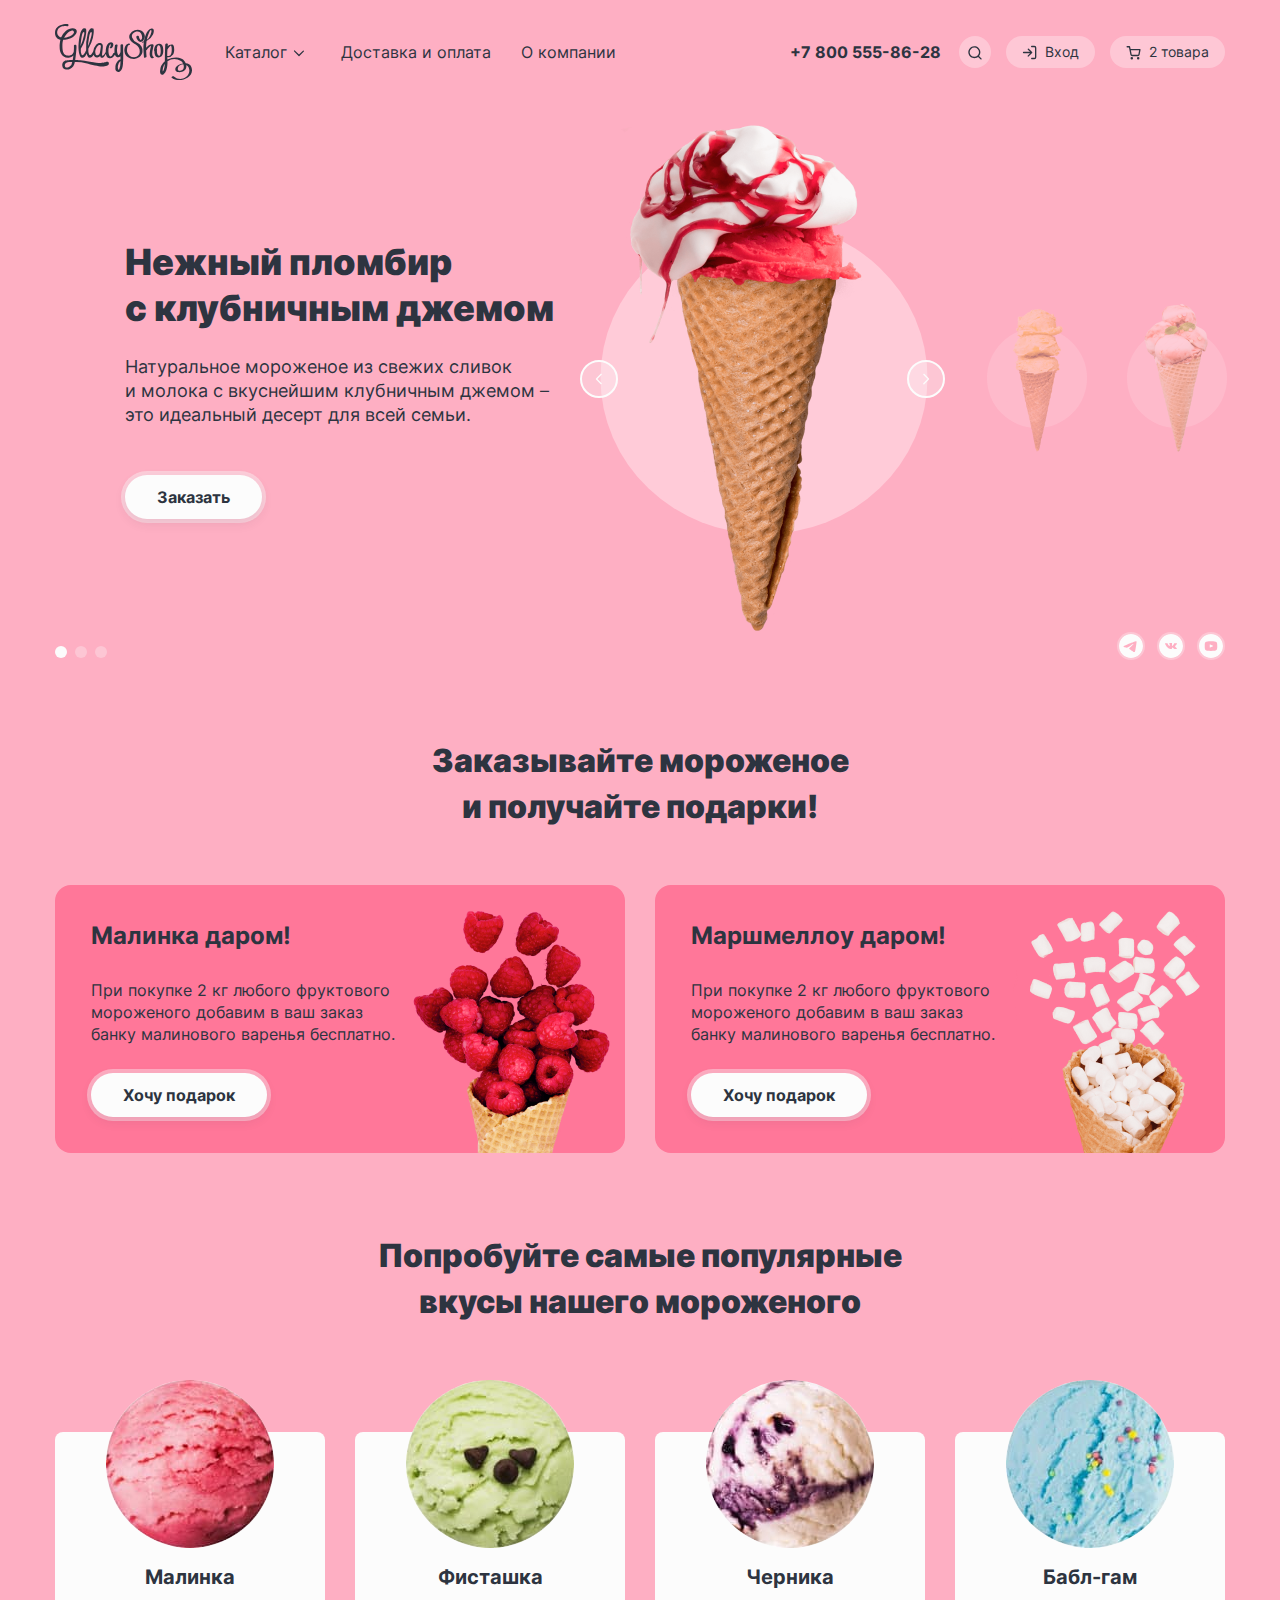
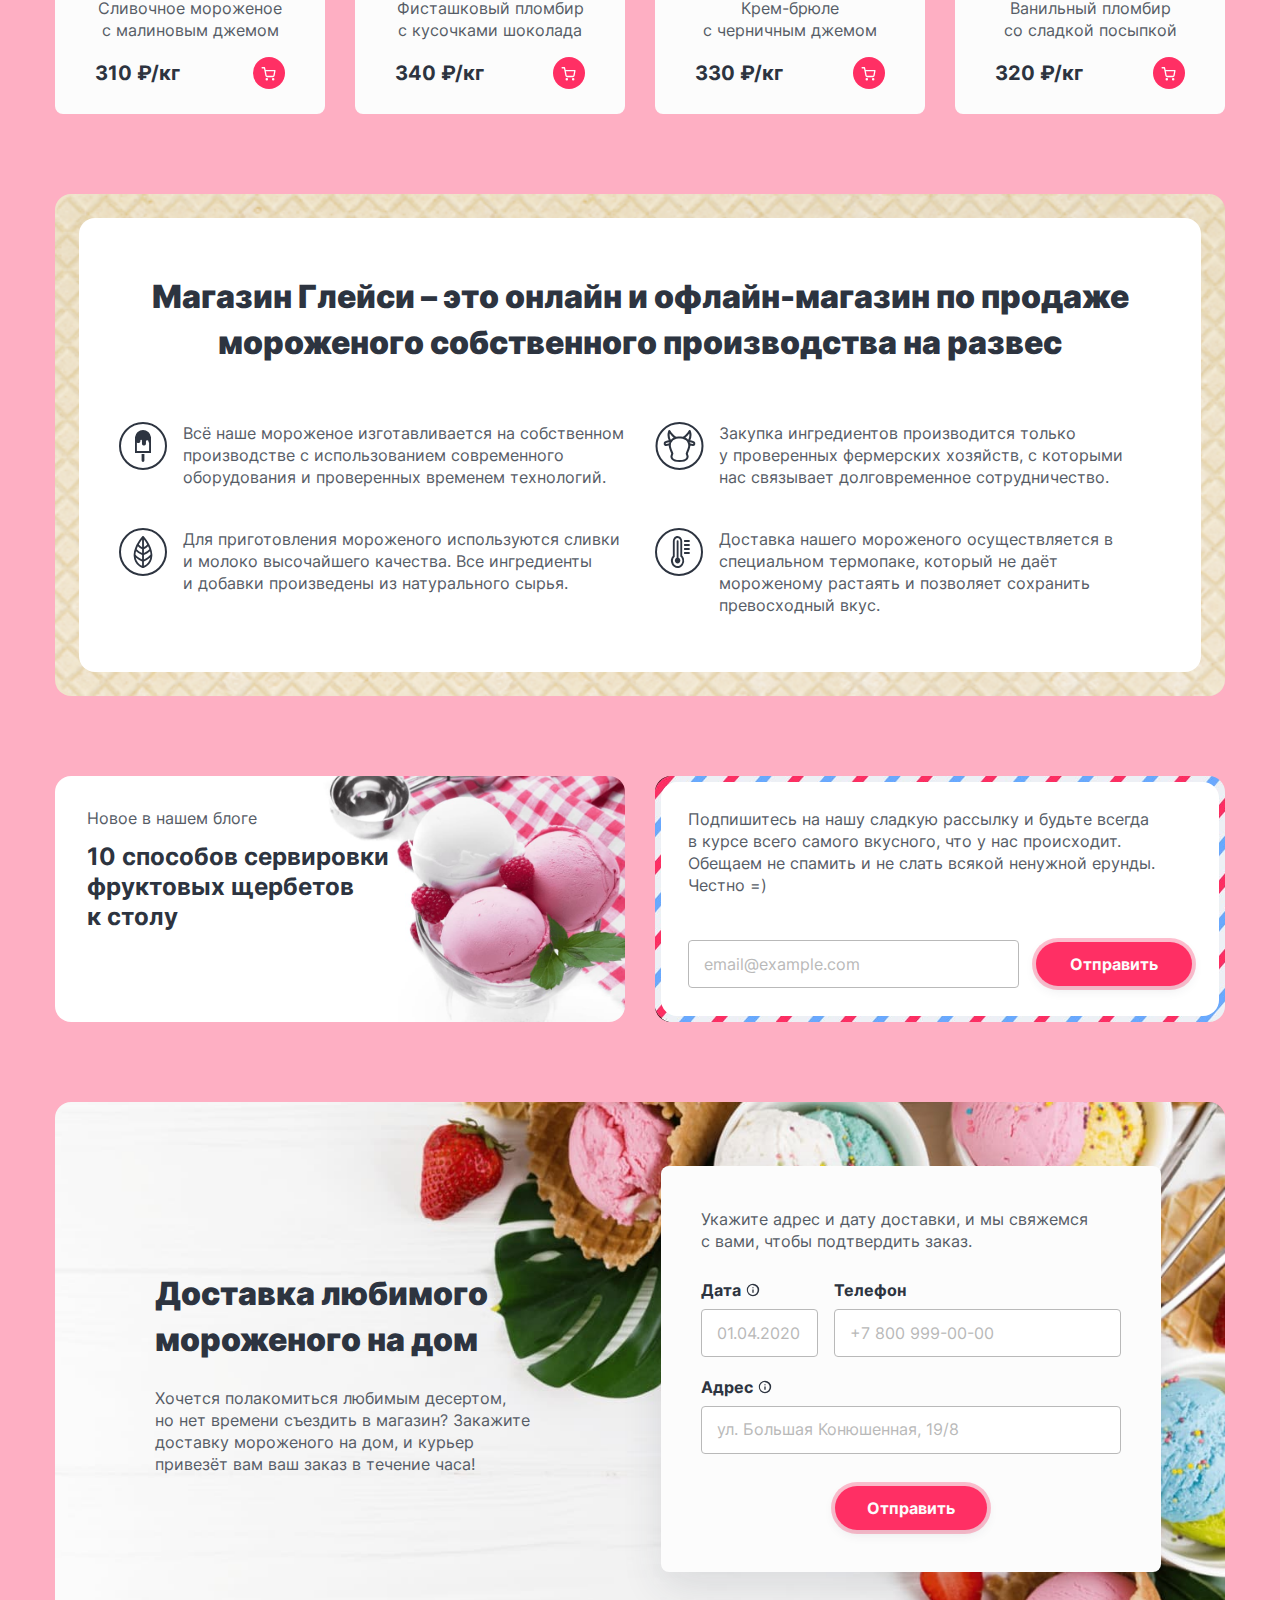
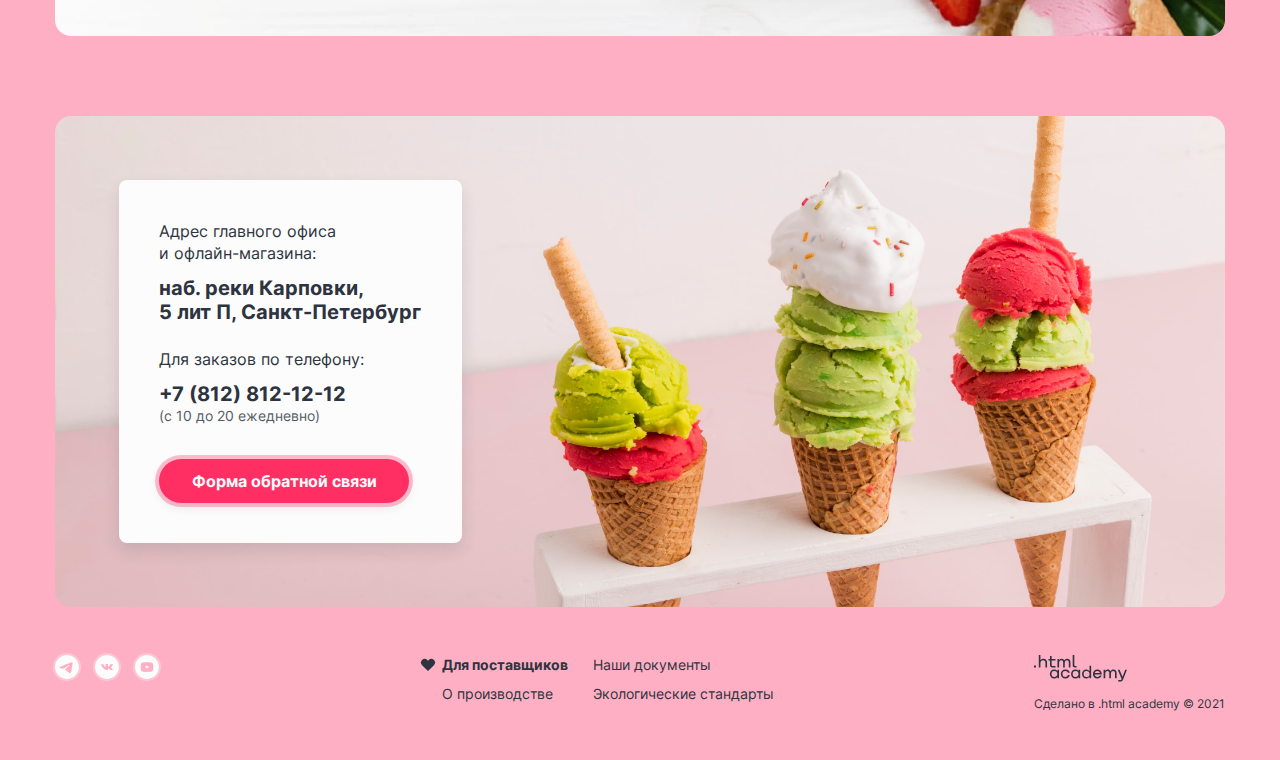
<file: index.html>
<!DOCTYPE html>
<html lang="ru">

  <head>
    <meta charset="utf-8">
    <meta name="viewport" content="width=device-width, initial-scale=1.0">
    <title>Интернет-магазин мороженого Глейси</title>

    <link type="font/woff2" href="fonts/inter-400.woff2" rel="preload" as="font" crossorigin="anonymous">
    <link type="font/woff2" href="fonts/inter-700.woff2" rel="preload" as="font" crossorigin="anonymous">
    <link type="font/woff2" href="fonts/inter-700.woff2" rel="preload" as="font" crossorigin="anonymous">

    <link rel="icon" href="favicon.ico">
    <link rel="icon" type="image/png" sizes="32x32" href="images/favicon.png">

    <link rel="stylesheet" href="styles/styles.css">
  </head>

  <body>
    <div class="wrapper wrapper-basic">

      <header class="header-page">
        <div class="container header-container">
          <nav class="nav">
            <a class="nav-logo logo" href="index.html" aria-current="page">
              <img src="images/logo.svg" alt="Логотип «Глейси»." width="137" height="56">
            </a>

            <ul class="nav-list list-reset">
              <li class="nav-item dropdown">
                <a class="nav-link dropdown-link" href="#">Каталог</a>
                <div class="dropdown-menu dropdown-container">
                  <h2 class="dropdown-menu-title">Новинки</h2>
                  <ul class="dropdown-menu-list list-reset">
                    <li class="dropdown-menu-item">
                      <a class="dropdown-menu-link" href="catalog.html">Сливочное</a>
                    </li>

                    <li class="dropdown-menu-item">
                      <a class="dropdown-menu-link" href="#">Щербеты</a>
                    </li>

                    <li class="dropdown-menu-item">
                      <a class="dropdown-menu-link" href="#">Фруктовый лёд</a>
                    </li>

                    <li class="dropdown-menu-item">
                      <a class="dropdown-menu-link" href="#">Мелорин</a>
                    </li>
                  </ul>
                </div>

              </li>
              <li class="nav-item">
                <a class="nav-link" href="#">Доставка и оплата</a>
              </li>
              <li class="nav-item">
                <a class="nav-link" href="#">О компании</a>
              </li>
            </ul>

            <a class="nav-phone" href="tel:+78005558628">+7&nbsp;800&nbsp;555-86-28</a>

            <ul class="user-list list-reset">
              <li class="user-item user-item-search dropdown">
                <a class="user-link user-link-search dropdown-link" href="#">
                  <span class="visually-hidden">Поиск</span>
                  <svg width="16" height="17" viewBox="0 0 16 17" xmlns="http://www.w3.org/2000/svg">
                    <path fill-rule="evenodd" clip-rule="evenodd" d="M2.66 8.19a4.67 4.67 0 1 1 9.34 0 4.67 4.67 0 0 1-9.34 0Zm8.42 4.69a6 6 0 1 1 .94-.94l2.45 2.44a.67.67 0 1 1-.94.95l-2.45-2.45Z" />
                  </svg>
                </a>
                <div class="search dropdown-container">
                  <form class="search-form" action="https://echo.htmlacademy.ru" method="get">
                    <label class="visually-hidden" for="search">Поиск.</label>
                    <input class="search-input form-input" type="search" name="search" id="search" placeholder="Поиск по сайту" required>
                    <button class="visually-hidden" type="submit">Поиск.</button>
                  </form>
                </div>
              </li>

              <!-- Класс dropdown-show откроет блок с формой входа -->
              <li class="user-item user-item-login dropdown">
                <a class="user-link user-link-login dropdown-link" href="#">
                  <svg aria-hidden="true" role="img" focusable="false" width="16" height="17" viewBox="0 0 16 17" xmlns="http://www.w3.org/2000/svg">
                    <path fill-rule="evenodd" clip-rule="evenodd" d="M9 2.52c0-.36.3-.66.67-.66h2.66a2 2 0 0 1 2 2v9.33a2 2 0 0 1-2 2H9.67a.67.67 0 0 1 0-1.33h2.66a.67.67 0 0 0 .67-.67V3.86a.67.67 0 0 0-.67-.67H9.67A.67.67 0 0 1 9 2.52Zm-3.14 2.2a.67.67 0 0 1 .94 0l3.33 3.33a.69.69 0 0 1 .13.18.66.66 0 0 1-.13.77L6.8 12.33a.67.67 0 1 1-.94-.94l2.2-2.2h-6.4a.67.67 0 1 1 0-1.33h6.4l-2.2-2.2a.67.67 0 0 1 0-.94Z" />
                  </svg>
                  <span class="enter">Вход</span>
                </a>
                <div class="login dropdown-container">
                  <h2 class="dropdown-title small-title login-title">Личный кабинет</h2>
                  <form class="login-form" action="https://echo.htmlacademy.ru" method="post">
                    <label class="visually-hidden" for="email">Введите вашу почту</label>
                    <input class="login-input form-input" type="email" id="email" name="email" placeholder="Ваш email" value="email@example.com" required>
                    <label class="visually-hidden" for="password">Введите ваш пароль</label>
                    <input class="login-input form-input" type="password" id="password" name="password" placeholder="Ваш пароль" value="******" required>

                    <div class="login-wrapper">
                      <button class="button button-light login-button" type="submit">Войти</button>
                      <div class="login-wrapper-links">
                        <a class="login-link" href="#">Забыли пароль?</a>
                        <a class="login-link" href="#">Регистрация</a>
                      </div>
                    </div>
                  </form>
                </div>
              </li>

              <!-- Класс dropdown-show dropdown-basket-full открывает всплывающее окно c полной корзиной-->
              <!-- Класс dropdown-show dropdown-basket-empty открывает всплывающее окно c пустой корзиной-->
              <li class="user-item user-item-basket dropdown dropdown-basket-full">
                <a class="user-link user-link-basket dropdown-link" href="#" aria-label="В Корзине:">
                  <svg aria-hidden="true" role="img" focusable="false" width="16" height="17" viewBox="0 0 16 17" xmlns="http://www.w3.org/2000/svg">
                    <path fill-rule="evenodd" clip-rule="evenodd" d="M1.17 2.1a.67.67 0 0 0 0 1.34h1.77l.47 2.34v.05l.97 4.83a1.83 1.83 0 0 0 1.82 1.47h5.62a1.83 1.83 0 0 0 1.82-1.47l.93-4.86a.67.67 0 0 0-.66-.8h-9.3l-.47-2.36a.67.67 0 0 0-.66-.53H1.17Zm4.52 8.3-.81-4.06h8.23l-.78 4.07a.5.5 0 0 1-.49.39H6.18a.5.5 0 0 1-.49-.4Zm-1.13 3.96a1.25 1.25 0 1 1 2.49 0 1.25 1.25 0 0 1-2.5 0Zm6.37 0a1.25 1.25 0 1 1 2.5 0 1.25 1.25 0 0 1-2.5 0Z" />
                  </svg>
                  <span class="basket-number">2 товара</span>
                </a>

                <!--КОРЗИНА-->
                <div class="basket dropdown-container">
                  <div class="basket-content basket-content-empty">
                    <h2 class="basket-title small-title dropdown-title">Ваша корзина пока пуста</h2>
                  </div>

                  <div class="basket-content basket-content-full">
                    <h2 class="basket-title small-title dropdown-title">Корзина</h2>

                    <ul class="basket-list list-reset">
                      <li class="basket-item">
                        <a class="basket-link" href="#">
                          <img src="images/product/rasberry.jpg" width="46" height="46" alt="мороженое Малинка.">
                          <span class="basket-desc-container">
                            <h3 class="basket-subtitle small-subtitle">Малинка</h3>
                            <span class="basket-desc">1&nbsp;кг&nbsp;х&nbsp;310&nbsp;₽</span>
                          </span>
                        </a>

                        <span class="basket-price">310&nbsp;₽</span>

                        <button class="basket-delete" type="button">
                          <span class="visually-hidden">Удалить из корзины</span>
                        </button>
                      </li>

                      <li class="basket-item">
                        <a class="basket-link" href="#">
                          <img src="images/product/bubble-gum.jpg" width="46" height="46" alt="мороженое Бабл-гам.">
                          <span class="basket-desc-container">
                            <h3 class="basket-subtitle small-subtitle">Бабл-гам</h3>
                            <span class="basket-desc">1,5&nbsp;кг&nbsp;х&nbsp;320&nbsp;₽</span>
                          </span>
                        </a>

                        <span class="basket-price">480&nbsp;₽</span>

                        <button class="basket-delete" type="button">
                          <span class="visually-hidden">Удалить из корзины</span>
                        </button>
                      </li>
                    </ul>
                    <div class="basket-check">
                      <a class="button button-light basket-button" href="#">Оформить заказ</a>
                      <span class="basket-total">Итого:&nbsp;790&nbsp;₽</span>
                    </div>
                  </div>
                </div>
              </li>
            </ul>
          </nav>
        </div>
      </header>

      <main class="main-page main-page-home">
        <h1 class="visually-hidden">Интернет-магазин мороженого "Глейси"</h1>

        <!--СЛАЙДЕР-->

        <section class="slider">
          <div class="slider-container container">
            <h2 class="visually-hidden">Популярные виды мороженого</h2>

            <div class="slider-wrapper">

              <div class="slider-content-container">
                <div class="slider-content slider-content-active">
                  <h2 class="slider-title title">Нежный пломбир с&nbsp;клубничным джемом</h2>
                  <p class="slider-text">Натуральное мороженое из свежих сливок и&nbsp;молока с вкуснейшим клубничным джемом – это идеальный десерт для всей семьи.</p>
                  <a class="slider-button button" href="#">Заказать</a>
                </div>

                <div class="slider-content">
                  <h2 class="slider-heading">Сливочное мороженое со вкусом банана</h2>
                  <p class="slider-text">Сливочное мороженое с ярким банановым вкусом подарит вам свежесть и наслаждение даже в самый жаркий летний день.</p>
                  <a class="slider-button button" href="#">Заказать</a>
                </div>

                <div class="slider-content">
                  <h2 class="slider-heading">Карамельный пломбир с маршмеллоу</h2>
                  <p class="slider-text">Сливочное мороженое с ярким банановым вкусом подарит вам свежесть и наслаждение даже в самый жаркий летний день.</p>
                  <a class="slider-button button" href="#">Заказать</a>
                </div>
              </div>

              <div class="slider-control">
                <div class="slider-images">
                  <div class="slider-image-container slider-image-container-active">
                    <img src="images/slider/icecream1.png" width="66" height="150" alt="Нежный пломбир с клубничным джемом.">
                  </div>

                  <div class="slider-image-container">
                    <img src="images/slider/icecream2.png" width="66" height="150" alt="Сливочное мороженое со вкусом банана.">
                  </div>

                  <div class="slider-image-container">
                    <img src="images/slider/icecream3.png" width="66" height="150" alt="Карамельный пломбир с маршмеллоу.">
                  </div>
                </div>
                <div class="slider-arrows-container">
                  <button class="slider-arrow slider-arrow-prev" type="button">
                    <span class="visually-hidden">Предыдущий слайд.</span>
                    <svg width="17" height="16" viewBox="0 0 17 16" xmlns="http://www.w3.org/2000/svg">
                      <path fill-rule="evenodd" clip-rule="evenodd" d="M9.71 13.14a.67.67 0 0 0 .94-.95L6.45 8l4.2-4.2a.66.66 0 0 0-.94-.94L5.04 7.52a.66.66 0 0 0 0 .94l4.67 4.68Z" />
                    </svg>
                  </button>

                  <button class="slider-arrow slider-arrow-next" type="button">
                    <span class="visually-hidden">Следующий слайд.</span>
                    <svg width="17" height="16" viewBox="0 0 17 16" xmlns="http://www.w3.org/2000/svg">
                      <path fill-rule="evenodd" clip-rule="evenodd" d="M9.71 13.14a.67.67 0 0 0 .94-.95L6.45 8l4.2-4.2a.66.66 0 0 0-.94-.94L5.04 7.52a.66.66 0 0 0 0 .94l4.67 4.68Z" />
                    </svg>
                  </button>
                </div>
              </div>

              <div class="slider-navigation-bullets">
                <button class="slider-bullet slider-bullet-active" type="button">
                  <span class="visually-hidden">Первый слайд.</span>
                </button>
                <button class="slider-bullet" type="button">
                  <span class="visually-hidden">Второй слайд.</span>
                </button>
                <button class="slider-bullet" type="button">
                  <span class="visually-hidden">Третий слайд.</span>
                </button>
              </div>

              <ul class="social-list slider-social-list list-reset">
                <li class="social-item">
                  <a class="social-link" href="https://t.me/htmlacademy" target="_blank">
                    <span class="visually-hidden">Телеграм</span>

                    <svg aria-hidden="true" role="img" focusable="false" width="24" height="24" xmlns="http://www.w3.org/2000/svg">
                      <path d="M24 12c0 6.627-5.373 12-12 12S0 18.627 0 12 5.373 0 12 0s12 5.373 12 12ZM12.43 8.859c-1.167.485-3.5 1.49-6.998 3.014-.568.226-.866.447-.893.663-.046.366.412.51 1.034.705.085.027.173.054.263.084.613.199 1.437.432 1.865.441.389.008.823-.152 1.302-.48 3.268-2.207 4.955-3.322 5.061-3.346.075-.017.179-.039.249.024.07.062.063.18.056.212-.046.193-1.84 1.862-2.77 2.726-.29.269-.495.46-.537.504-.094.097-.19.19-.282.279-.57.548-.996.96.024 1.632.49.323.882.59 1.273.856.427.291.853.581 1.405.943.14.092.274.187.405.28.497.355.944.673 1.496.623.32-.03.652-.331.82-1.23.397-2.126 1.179-6.73 1.36-8.628a2.112 2.112 0 0 0-.02-.472.506.506 0 0 0-.172-.325c-.143-.117-.365-.142-.465-.14-.451.008-1.143.249-4.476 1.635Z" />
                    </svg>
                  </a>
                </li>
                <li class="social-item">
                  <a class="social-link" href="https://vk.com/htmlacademy" target="_blank">
                    <span class="visually-hidden">Вконтакте</span>
                    <svg aria-hidden="true" role="img" focusable="false" width="24" height="24" xmlns="http://www.w3.org/2000/svg">
                      <path fill-rule="evenodd" clip-rule="evenodd" d="M24 12c0 6.627-5.373 12-12 12S0 18.627 0 12 5.373 0 12 0s12 5.373 12 12Zm-11.412 2.975h-.717s-1.582.083-2.976-1.188c-1.52-1.388-2.863-4.14-2.863-4.14s-.077-.18.007-.268c.095-.098.352-.104.352-.104l1.715-.01s.161.024.277.098c.095.062.149.176.149.176s.277.615.644 1.17c.716 1.085 1.05 1.322 1.293 1.206.354-.17.248-1.533.248-1.533s.007-.496-.178-.716c-.143-.17-.414-.22-.533-.235-.096-.011.062-.207.267-.295.309-.133.854-.14 1.498-.135.501.005.645.032.842.074.455.096.44.405.41 1.07-.01.2-.02.43-.02.697 0 .06-.002.124-.004.19-.01.34-.023.73.233.876.132.074.453.011 1.256-1.185.381-.566.667-1.233.667-1.233s.062-.119.16-.17c.098-.051.232-.036.232-.036l1.805-.01s.542-.056.63.158c.091.226-.203.751-.94 1.612-.696.813-1.036 1.115-1.01 1.38.02.196.242.372.67.72.888.722 1.124 1.101 1.18 1.192a.447.447 0 0 0 .011.016c.398.578-.44.623-.44.623l-1.603.02s-.345.06-.798-.214c-.237-.142-.469-.375-.69-.597-.337-.339-.649-.652-.915-.578-.447.124-.433.967-.433.967s.004.18-.098.277c-.11.104-.328.125-.328.125Z" />
                    </svg>
                  </a>
                </li>
                <li class="social-item">
                  <a class="social-link" href="https://www.youtube.com/user/htmlacademyru " target="_blank">
                    <span class="visually-hidden">Youtube</span>
                    <svg aria-hidden="true" role="img" focusable="false" width="24" height="24" xmlns="http://www.w3.org/2000/svg">
                      <path d="m14.004 11.791-2.808-1.31c-.245-.114-.446.014-.446.285v2.468c0 .271.201.399.446.285l2.806-1.31c.247-.115.247-.303.002-.418ZM12 0C5.372 0 0 5.372 0 12s5.372 12 12 12 12-5.372 12-12S18.628 0 12 0Zm0 16.875c-6.143 0-6.25-.554-6.25-4.875S5.857 7.125 12 7.125c6.142 0 6.25.554 6.25 4.875s-.108 4.875-6.25 4.875Z" />
                    </svg>
                  </a>
                </li>
              </ul>

            </div>

          </div>

        </section>

        <!--БАННЕРЫ-->

        <section class="banners">
          <div class="banners-container container">
            <h2 class="title banners-title">Заказывайте мороженое <br>и получайте подарки!</h2>

            <ul class="banners-list list-reset">
              <li class="banners-item banners-item-raspberry">
                <h3 class="small-title banners-subtitle">Малинка даром!</h3>
                <p class="text banners-text">При покупке 2 кг любого фруктового мороженого добавим в ваш заказ банку малинового варенья бесплатно.</p>
                <a class="button  banners-button" href="#">Хочу подарок</a>
              </li>

              <li class="banners-item banners-item-marshmallow">
                <h3 class="small-title banners-subtitle">Маршмеллоу даром!</h3>
                <p class="text banners-text">При покупке 2 кг любого фруктового мороженого добавим в&nbsp;ваш заказ банку малинового варенья бесплатно.</p>
                <a class="button banners-button" href="#">Хочу подарок</a>
              </li>
            </ul>
          </div>

        </section>

        <!--ПРОМО ТОВАРЫ-->

        <section class="product">
          <div class="product-container container">
            <h2 class="title product-title">Попробуйте самые популярные <br>вкусы нашего мороженого</h2>

            <ul class="product-list list-reset">
              <li class="product-item">
                <div class="product-item-container">
                  <a class="product-link-img" href="#">
                    <img src="images/product/rasberry.jpg" width="168" height="168" alt="Малинка.">
                  </a>
                  <a class="product-link" href="#">
                    <h3 class="subtitle product-subtitle">Малинка</h3>
                  </a>

                  <p class="product-desc">Сливочное мороженое с малиновым джемом</p>
                  <div class="product-wrapper">
                    <p class="product-price">310&nbsp;₽/кг</p>
                    <a class="product-button" href="#">
                      <span class="visually-hidden">Положить в корзину.</span>
                      <svg aria-hidden="true" role="img" focusable="false" width="16" height="17" viewBox="0 0 16 17" fill="none" xmlns="http://www.w3.org/2000/svg">
                        <path fill-rule="evenodd" clip-rule="evenodd" d="M1.17 2.1a.67.67 0 0 0 0 1.34h1.77l.47 2.34v.05l.97 4.83a1.83 1.83 0 0 0 1.82 1.47h5.62a1.83 1.83 0 0 0 1.82-1.47l.93-4.86a.67.67 0 0 0-.66-.8h-9.3l-.47-2.36a.67.67 0 0 0-.66-.53H1.17Zm4.52 8.3-.81-4.06h8.23l-.78 4.07a.5.5 0 0 1-.49.39H6.18a.5.5 0 0 1-.49-.4Zm-1.13 3.96a1.25 1.25 0 1 1 2.49 0 1.25 1.25 0 0 1-2.5 0Zm6.37 0a1.25 1.25 0 1 1 2.5 0 1.25 1.25 0 0 1-2.5 0Z" />
                      </svg>
                    </a>
                  </div>
                </div>
              </li>
              <li class="product-item">
                <div class="product-item-container">
                  <a class="product-link-img" href="#">
                    <img src="images/product/pistachio.jpg" width="168" height="168" alt="Фисташка.">
                  </a>
                  <a class="product-link" href="#">
                    <h3 class="subtitle product-subtitle">Фисташка</h3>
                  </a>
                  <p class="product-desc">Фисташковый пломбир с&nbsp;кусочками шоколада</p>
                  <div class="product-wrapper">
                    <span class="product-price">340&nbsp;₽/кг</span>
                    <a class="product-button" href="#">
                      <span class="visually-hidden">Положить в корзину.</span>
                      <svg width="16" height="17" role="img" viewBox="0 0 16 17" fill="none" xmlns="http://www.w3.org/2000/svg">
                        <path fill-rule="evenodd" clip-rule="evenodd" d="M1.17 2.1a.67.67 0 0 0 0 1.34h1.77l.47 2.34v.05l.97 4.83a1.83 1.83 0 0 0 1.82 1.47h5.62a1.83 1.83 0 0 0 1.82-1.47l.93-4.86a.67.67 0 0 0-.66-.8h-9.3l-.47-2.36a.67.67 0 0 0-.66-.53H1.17Zm4.52 8.3-.81-4.06h8.23l-.78 4.07a.5.5 0 0 1-.49.39H6.18a.5.5 0 0 1-.49-.4Zm-1.13 3.96a1.25 1.25 0 1 1 2.49 0 1.25 1.25 0 0 1-2.5 0Zm6.37 0a1.25 1.25 0 1 1 2.5 0 1.25 1.25 0 0 1-2.5 0Z" />
                      </svg>
                    </a>
                  </div>
                </div>
              </li>

              <li class="product-item">
                <div class="product-item-container">
                  <a class="product-link-img" href="#">
                    <img src="images/product/blueberry.jpg" width="168" height="168" alt="Черника.">
                  </a>
                  <a class="product-link" href="#">
                    <h3 class="subtitle product-subtitle">Черника</h3>
                  </a>
                  <p class="product-desc">Крем-брюле с&nbsp;черничным джемом</p>
                  <div class="product-wrapper">
                    <span class="product-price">330&nbsp;₽/кг</span>
                    <a class="product-button" href="#">
                      <span class="visually-hidden">Положить в корзину.</span>
                      <svg width="16" height="17" role="img" viewBox="0 0 16 17" fill="none" xmlns="http://www.w3.org/2000/svg">
                        <path fill-rule="evenodd" clip-rule="evenodd" d="M1.17 2.1a.67.67 0 0 0 0 1.34h1.77l.47 2.34v.05l.97 4.83a1.83 1.83 0 0 0 1.82 1.47h5.62a1.83 1.83 0 0 0 1.82-1.47l.93-4.86a.67.67 0 0 0-.66-.8h-9.3l-.47-2.36a.67.67 0 0 0-.66-.53H1.17Zm4.52 8.3-.81-4.06h8.23l-.78 4.07a.5.5 0 0 1-.49.39H6.18a.5.5 0 0 1-.49-.4Zm-1.13 3.96a1.25 1.25 0 1 1 2.49 0 1.25 1.25 0 0 1-2.5 0Zm6.37 0a1.25 1.25 0 1 1 2.5 0 1.25 1.25 0 0 1-2.5 0Z" />
                      </svg>
                    </a>
                  </div>
                </div>
              </li>

              <li class="product-item">
                <div class="product-item-container">
                  <a class="product-link-img" href="#">
                    <img src="images/product/bubble-gum.jpg" width="168" height="168" alt="Бабл-гам.">
                  </a>
                  <a class="product-link" href="#">
                    <h3 class="subtitle product-subtitle">Бабл-гам</h3>
                  </a>
                  <p class="product-desc">Ванильный пломбир со&nbsp;сладкой посыпкой</p>
                  <div class="product-wrapper">
                    <span class="product-price">320&nbsp;₽/кг</span>
                    <a class="product-button" href="#">
                      <span class="visually-hidden">Положить в корзину.</span>
                      <svg aria-hidden="true" role="img" focusable="false" width="16" height="17" viewBox="0 0 16 17" xmlns="http://www.w3.org/2000/svg">
                        <path fill-rule="evenodd" clip-rule="evenodd" d="M1.17 2.1a.67.67 0 0 0 0 1.34h1.77l.47 2.34v.05l.97 4.83a1.83 1.83 0 0 0 1.82 1.47h5.62a1.83 1.83 0 0 0 1.82-1.47l.93-4.86a.67.67 0 0 0-.66-.8h-9.3l-.47-2.36a.67.67 0 0 0-.66-.53H1.17Zm4.52 8.3-.81-4.06h8.23l-.78 4.07a.5.5 0 0 1-.49.39H6.18a.5.5 0 0 1-.49-.4Zm-1.13 3.96a1.25 1.25 0 1 1 2.49 0 1.25 1.25 0 0 1-2.5 0Zm6.37 0a1.25 1.25 0 1 1 2.5 0 1.25 1.25 0 0 1-2.5 0Z" />
                      </svg>

                    </a>
                  </div>
                </div>
              </li>
            </ul>
          </div>
        </section>

        <!--O МАГАЗИНЕ-->

        <section class="about">
          <div class="about-container container">
            <div class="about-wrapper">
              <h2 class="title about-title">Магазин Глейси – это онлайн и офлайн-магазин по продаже мороженого собственного производства на развес</h2>

              <ul class="about-list list-reset">
                <li class="about-item about-item-ice-cream">Всё наше мороженое изготавливается на собственном производстве с использованием современного оборудования и проверенных временем технологий.</li>
                <li class="about-item about-item-cow">Закупка ингредиентов производится только у&nbsp;проверенных фермерских хозяйств, с которыми нас&nbsp;связывает долговременное сотрудничество.</li>
                <li class="about-item about-item-leaf">Для приготовления мороженого используются сливки и молоко высочайшего качества. Все ингредиенты и&nbsp;добавки произведены из натурального сырья.</li>
                <li class="about-item about-item-thermometer">Доставка нашего мороженого осуществляется в специальном термопаке, который не даёт мороженому растаять и позволяет сохранить превосходный вкус.</li>
              </ul>
            </div>
          </div>
        </section>

        <!--РАССЫЛКА-->

        <div class="promo">
          <div class="promo-container container">
            <div class="promo-content">
              <article class="news">
                <h2 class="news-title small-title">Новое в нашем блоге</h2>
                <a class="news-link" href="#">10 способов сервировки фруктовых щербетов к&nbsp;столу</a>
              </article>

              <section class="subscribe">
                <div class="subscribe-wrapper">
                  <h2 class="visually-hidden">Подпишитесь на рассылку</h2>
                  <p class="subscribe-desc">Подпишитесь на нашу сладкую рассылку и будьте всегда в&nbsp;курсе всего самого вкусного, что у нас происходит. Обещаем не спамить и не слать всякой ненужной ерунды. Честно =)</p>

                  <form class="subscribe-form" action="https://echo.htmlacademy.ru" method="post">
                    <label class="visually-hidden" for="subscribe">Укажите ваш e-mail</label>
                    <input class="subscribe-input form-input" type="email" name="subscribe" id="subscribe" placeholder="email@example.com" required>
                    <button class="subscribe-submit button button-light" type="submit">Отправить</button>
                  </form>
                </div>
              </section>
            </div>
          </div>
        </div>

        <!--ДОСТАВКА-->

        <section class="delivery">
          <div class="delivery-container container">

            <div class="delivery-wrapper">
              <h2 class="title delivery-title">Доставка любимого мороженого на дом</h2>
              <p class="delivery-desc">Хочется полакомиться любимым десертом, но&nbsp;нет времени съездить в магазин? Закажите доставку мороженого на дом, и курьер привезёт вам ваш заказ в течение часа!</p>
            </div>

            <div class="delivery-form-container">
              <p class="delivery-desc">Укажите адрес и дату доставки, и мы свяжемся с&nbsp;вами, чтобы подтвердить заказ.</p>

              <form class="delivery-form" action="https://echo.htmlacademy.ru" method="post">
                <fieldset class="delivery-fieldset delivery-fieldset-date">
                  <div class="delivery-form-tooltip">
                    <label class="delivery-form-label" for="date">Дата</label>
                    <div class="delivery-tooltip">
                      <button class="delivery-tooltip-toggle" type="button" aria-labelledby="info-label-date">
                        <span class="visually-hidden">Дополнительная информация.</span>
                      </button>
                      <p class="delivery-tooltip-text" id="info-label-date">Введите дату доставки</p>
                    </div>
                  </div>
                  <input class="delivery-form-input form-input" type="text" id="date" name="date" placeholder="01.04.2020" required>
                </fieldset>

                <fieldset class="delivery-fieldset delivery-fieldset-phone">
                  <label class="delivery-form-label" for="phone">Телефон</label>
                  <input class="delivery-form-input form-input" type="tel" name="phone" id="phone" placeholder="+7 800 999-00-00" required>
                </fieldset>

                <fieldset class="delivery-fieldset delivery-fieldset-address">
                  <div class="delivery-form-tooltip">
                    <label class="delivery-form-label" for="address">Адрес</label>
                    <div class="delivery-tooltip">
                      <button class="delivery-tooltip-toggle" type="button" aria-labelledby="info-label-address">
                        <span class="visually-hidden">Дополнительная информация.</span>
                      </button>
                      <p class="delivery-tooltip-text" id="info-label-address">Введите адрес доставки</p>
                    </div>
                  </div>
                  <textarea class="delivery-form-input form-input" id="address" name="address" placeholder="ул. Большая Конюшенная, 19/8"></textarea>
                </fieldset>

                <button class="button button-light delivery-button" type="submit">Отправить</button>
              </form>
            </div>
          </div>
        </section>

        <!--КОНТАКТЫ-->

        <section class="contacts">
          <div class="contacts-container container">
            <h2 class="visually-hidden">Обратная связь</h2>

            <div class="contacts-content">
              <h3 class="contacts-heading">Адрес главного офиса <br>и офлайн-магазина:</h3>
              <address class="contacts-address">наб. реки Карповки, <br>5 лит П, Санкт-Петербург</address>
              <h3 class="contacts-heading">Для заказов по телефону:</h3>
              <a class="contacts-phone" href="tel:+78128121212">+7 (812) 812-12-12</a>
              <p class="contacts-tip">(с 10 до 20 ежедневно)</p>
              <a class="contacts-button button button-light" href="#">Форма обратной связи</a>
            </div>
          </div>
        </section>
      </main>

      <!--ФУТЕР-->

      <footer class="footer-page">
        <div class="footer-page-container container">
          <ul class="footer-social social-list list-reset">
            <li class="social-item">
              <a class="social-link" href="https://t.me/htmlacademy">
                <span class="visually-hidden">Мы в Телеграм.</span>
                <svg aria-hidden="true" role="img" focusable="false" width="24" height="24" xmlns="http://www.w3.org/2000/svg">
                  <path d="M24 12c0 6.627-5.373 12-12 12S0 18.627 0 12 5.373 0 12 0s12 5.373 12 12ZM12.43 8.859c-1.167.485-3.5 1.49-6.998 3.014-.568.226-.866.447-.893.663-.046.366.412.51 1.034.705.085.027.173.054.263.084.613.199 1.437.432 1.865.441.389.008.823-.152 1.302-.48 3.268-2.207 4.955-3.322 5.061-3.346.075-.017.179-.039.249.024.07.062.063.18.056.212-.046.193-1.84 1.862-2.77 2.726-.29.269-.495.46-.537.504-.094.097-.19.19-.282.279-.57.548-.996.96.024 1.632.49.323.882.59 1.273.856.427.291.853.581 1.405.943.14.092.274.187.405.28.497.355.944.673 1.496.623.32-.03.652-.331.82-1.23.397-2.126 1.179-6.73 1.36-8.628a2.112 2.112 0 0 0-.02-.472.506.506 0 0 0-.172-.325c-.143-.117-.365-.142-.465-.14-.451.008-1.143.249-4.476 1.635Z" />
                </svg>
              </a>
            </li>
            <li class="social-item">
              <a class="social-link" href="https://vk.com/htmlacademy">
                <span class="visually-hidden">Мы в Контакте.</span>
                <svg aria-hidden="true" role="img" focusable="false" width="24" height="24" xmlns="http://www.w3.org/2000/svg">
                  <path fill-rule="evenodd" clip-rule="evenodd" d="M24 12c0 6.627-5.373 12-12 12S0 18.627 0 12 5.373 0 12 0s12 5.373 12 12Zm-11.412 2.975h-.717s-1.582.083-2.976-1.188c-1.52-1.388-2.863-4.14-2.863-4.14s-.077-.18.007-.268c.095-.098.352-.104.352-.104l1.715-.01s.161.024.277.098c.095.062.149.176.149.176s.277.615.644 1.17c.716 1.085 1.05 1.322 1.293 1.206.354-.17.248-1.533.248-1.533s.007-.496-.178-.716c-.143-.17-.414-.22-.533-.235-.096-.011.062-.207.267-.295.309-.133.854-.14 1.498-.135.501.005.645.032.842.074.455.096.44.405.41 1.07-.01.2-.02.43-.02.697 0 .06-.002.124-.004.19-.01.34-.023.73.233.876.132.074.453.011 1.256-1.185.381-.566.667-1.233.667-1.233s.062-.119.16-.17c.098-.051.232-.036.232-.036l1.805-.01s.542-.056.63.158c.091.226-.203.751-.94 1.612-.696.813-1.036 1.115-1.01 1.38.02.196.242.372.67.72.888.722 1.124 1.101 1.18 1.192a.447.447 0 0 0 .011.016c.398.578-.44.623-.44.623l-1.603.02s-.345.06-.798-.214c-.237-.142-.469-.375-.69-.597-.337-.339-.649-.652-.915-.578-.447.124-.433.967-.433.967s.004.18-.098.277c-.11.104-.328.125-.328.125Z" />
                </svg>
              </a>
            </li>
            <li class="social-item">
              <a class="social-link" href="https://www.youtube.com/user/htmlacademyru">
                <span class="visually-hidden">Мы на YouTube.</span>
                <svg aria-hidden="true" role="img" focusable="false" width="24" height="24" xmlns="http://www.w3.org/2000/svg">
                  <path d="m14.004 11.791-2.808-1.31c-.245-.114-.446.014-.446.285v2.468c0 .271.201.399.446.285l2.806-1.31c.247-.115.247-.303.002-.418ZM12 0C5.372 0 0 5.372 0 12s5.372 12 12 12 12-5.372 12-12S18.628 0 12 0Zm0 16.875c-6.143 0-6.25-.554-6.25-4.875S5.857 7.125 12 7.125c6.142 0 6.25.554 6.25 4.875s-.108 4.875-6.25 4.875Z" />
                </svg>
              </a>
            </li>
          </ul>
          <ul class="footer-menu-list list-reset">
            <li class="footer-menu-item">
              <a class="footer-menu-link footer-menu-link-important" href="#">Для поставщиков</a>
            </li>
            <li class="footer-menu-item">
              <a class="footer-menu-link" href="#">Наши документы</a>
            </li>
            <li class="footer-menu-item">
              <a class="footer-menu-link" href="#">О производстве</a>
            </li>
            <li class="footer-menu-item">
              <a class="footer-menu-link" href="#">Экологические стандарты</a>
            </li>
          </ul>

          <div class="htmlacademy-wrapper">
            <a class="htmlacademy-link" href="https://htmlacademy.ru/" target="_blank">
              <span class="visually-hidden">HTMLAcademy</span>
              <svg aria-hidden="true" role="img" focusable="false" width="93" height="27" viewBox="0 0 93 27" xmlns="http://www.w3.org/2000/svg">
                <g clip-path="url(#a)" fill="#2D3440">
                  <path d="M0 10.42v2.08h1.99v-2.08H0ZM9.42 3.66c-1.26 0-2.28.58-2.92 1.4h-.07V0H4.79v12.5h1.64V8.21c0-1.72 1.07-2.95 2.64-2.95 1.49 0 2.35 1.11 2.35 2.6v4.64h1.65V7.57c0-2.38-1.47-3.9-3.65-3.9ZM21.53 3.9h-3.9V.88H16V3.9h-1.55v1.6h1.55v4.84c0 1.39.78 2.15 2.18 2.15h3.36v-1.61H18.5c-.55 0-.86-.32-.86-.86V5.5h3.89V3.9ZM33.25 3.68c-1.3 0-2.31.64-2.86 1.67h-.06a2.9 2.9 0 0 0-2.71-1.67c-1.14 0-2 .6-2.52 1.46h-.07V3.9h-1.58v8.59h1.65V8.09c0-1.61.84-2.8 2.12-2.83 1.21-.03 1.92.83 1.92 2.14v5.1h1.64V7.95c0-1.93 1.14-2.69 2.13-2.69 1.2 0 1.9.83 1.9 2.14v5.1h1.64V7.22c0-2.08-1.17-3.54-3.2-3.54ZM38.68 10.28c0 1.4.8 2.22 2.26 2.22h1.63v-1.6h-1.39c-.55 0-.86-.31-.86-.85V0h-1.64v10.28ZM23.38 15.94h-.07a3.75 3.75 0 0 0-3.07-1.49c-2.54-.03-4.36 1.85-4.36 4.5 0 2.68 1.85 4.56 4.34 4.53a3.66 3.66 0 0 0 3.09-1.57h.07v1.33H25v-8.55h-1.62v1.25Zm-2.91 5.95a2.83 2.83 0 0 1-2.95-2.93 2.83 2.83 0 0 1 2.95-2.94c1.75 0 2.89 1.31 2.89 2.94 0 1.6-1.14 2.93-2.9 2.93ZM35.75 17.8a4.28 4.28 0 0 0-4.36-3.35 4.37 4.37 0 0 0-4.54 4.5 4.39 4.39 0 0 0 4.54 4.53 4.3 4.3 0 0 0 4.36-3.4h-1.71a2.68 2.68 0 0 1-2.63 1.83 2.84 2.84 0 0 1-2.91-2.95 2.82 2.82 0 0 1 2.9-2.94 2.7 2.7 0 0 1 2.64 1.78h1.71ZM44.55 15.94h-.07a3.75 3.75 0 0 0-3.07-1.49c-2.54-.03-4.36 1.85-4.36 4.5 0 2.68 1.85 4.56 4.34 4.53a3.66 3.66 0 0 0 3.09-1.57h.07v1.33h1.62v-8.55h-1.62v1.25Zm-2.91 5.95a2.83 2.83 0 0 1-2.95-2.93 2.83 2.83 0 0 1 2.95-2.94c1.75 0 2.89 1.31 2.89 2.94 0 1.6-1.14 2.93-2.9 2.93ZM55.52 16.02h-.07a3.73 3.73 0 0 0-3.08-1.57c-2.5-.03-4.35 1.85-4.35 4.52 0 2.66 1.82 4.54 4.37 4.5A3.74 3.74 0 0 0 55.43 22h.09v1.25h1.63V10.8h-1.63v5.21Zm-2.9 5.89a2.83 2.83 0 0 1-2.95-2.94 2.83 2.83 0 0 1 2.94-2.93c1.75 0 2.9 1.33 2.9 2.93a2.82 2.82 0 0 1-2.9 2.94ZM63.34 14.45a4.36 4.36 0 0 0-4.43 4.52c0 2.44 1.7 4.5 4.47 4.5 2 0 3.62-1.08 4.19-2.9h-1.71c-.39.82-1.3 1.34-2.41 1.34-1.56 0-2.67-1.04-2.79-2.37h7.08c.23-2.84-1.56-5.09-4.4-5.09Zm-.03 1.57a2.6 2.6 0 0 1 2.65 2.07H60.7a2.57 2.57 0 0 1 2.61-2.07ZM79.41 14.47c-1.31 0-2.32.64-2.87 1.66h-.05c-.5-1-1.44-1.66-2.72-1.66-1.14 0-2.01.6-2.53 1.45h-.07v-1.23H69.6v8.55h1.65v-4.39c0-1.6.85-2.78 2.13-2.81 1.21-.03 1.92.83 1.92 2.12v5.08h1.65v-4.52c0-1.92 1.14-2.68 2.13-2.68 1.2 0 1.9.83 1.9 2.12v5.08h1.65v-5.25c0-2.07-1.18-3.52-3.2-3.52ZM88.5 21.87l-2.94-7.18h-1.82l3.92 9.36-.02.03c-.28.71-.59.97-1.35.97h-2.03v1.64h2.03c1.49 0 2.28-.67 2.84-2.12l3.77-9.88h-1.68l-2.72 7.18Z" />
                </g>
                <defs>
                  <clippath id="a">
                    <path d="M0 0h93v26.71H0z" />
                  </clippath>
                </defs>
              </svg>
            </a>
            <p class="htmlacademy-info">Сделано в <a href="https://htmlacademy.ru/">.html academy</a> &#169; 2021</p>
          </div>
        </div>
      </footer>

      <!--Модальное окно-->
      <dialog class="modal-window">
        <div class="modal-wrapper">
          <button class="button-modal-close" type="button">
            <span class="visually-hidden">Закрыть</span>
          </button>

          <section class="modal">
            <h2 class="modal-title">Мы обязательно ответим вам!</h2>

            <form class="modal-form" action="https://echo.htmlacademy.ru" method="post">
              <label class="visually-hidden" for="name">Имя и фамилия</label>
              <input class="form-input" type="text" id="name" name="name" placeholder="Имя и фамилия" required>

              <label class="visually-hidden" for="modal-email">Email</label>
              <input class="form-input" type="email" id="modal-email" name="email" placeholder="email@example.com" required>

              <textarea class="form-input" name="message" placeholder="В свободной форме"></textarea>

              <button class="modal-button button button-light" type="submit">Отправить</button>
            </form>

          </section>

        </div>

      </dialog>

    </div>
  </body>

</html>
</file>
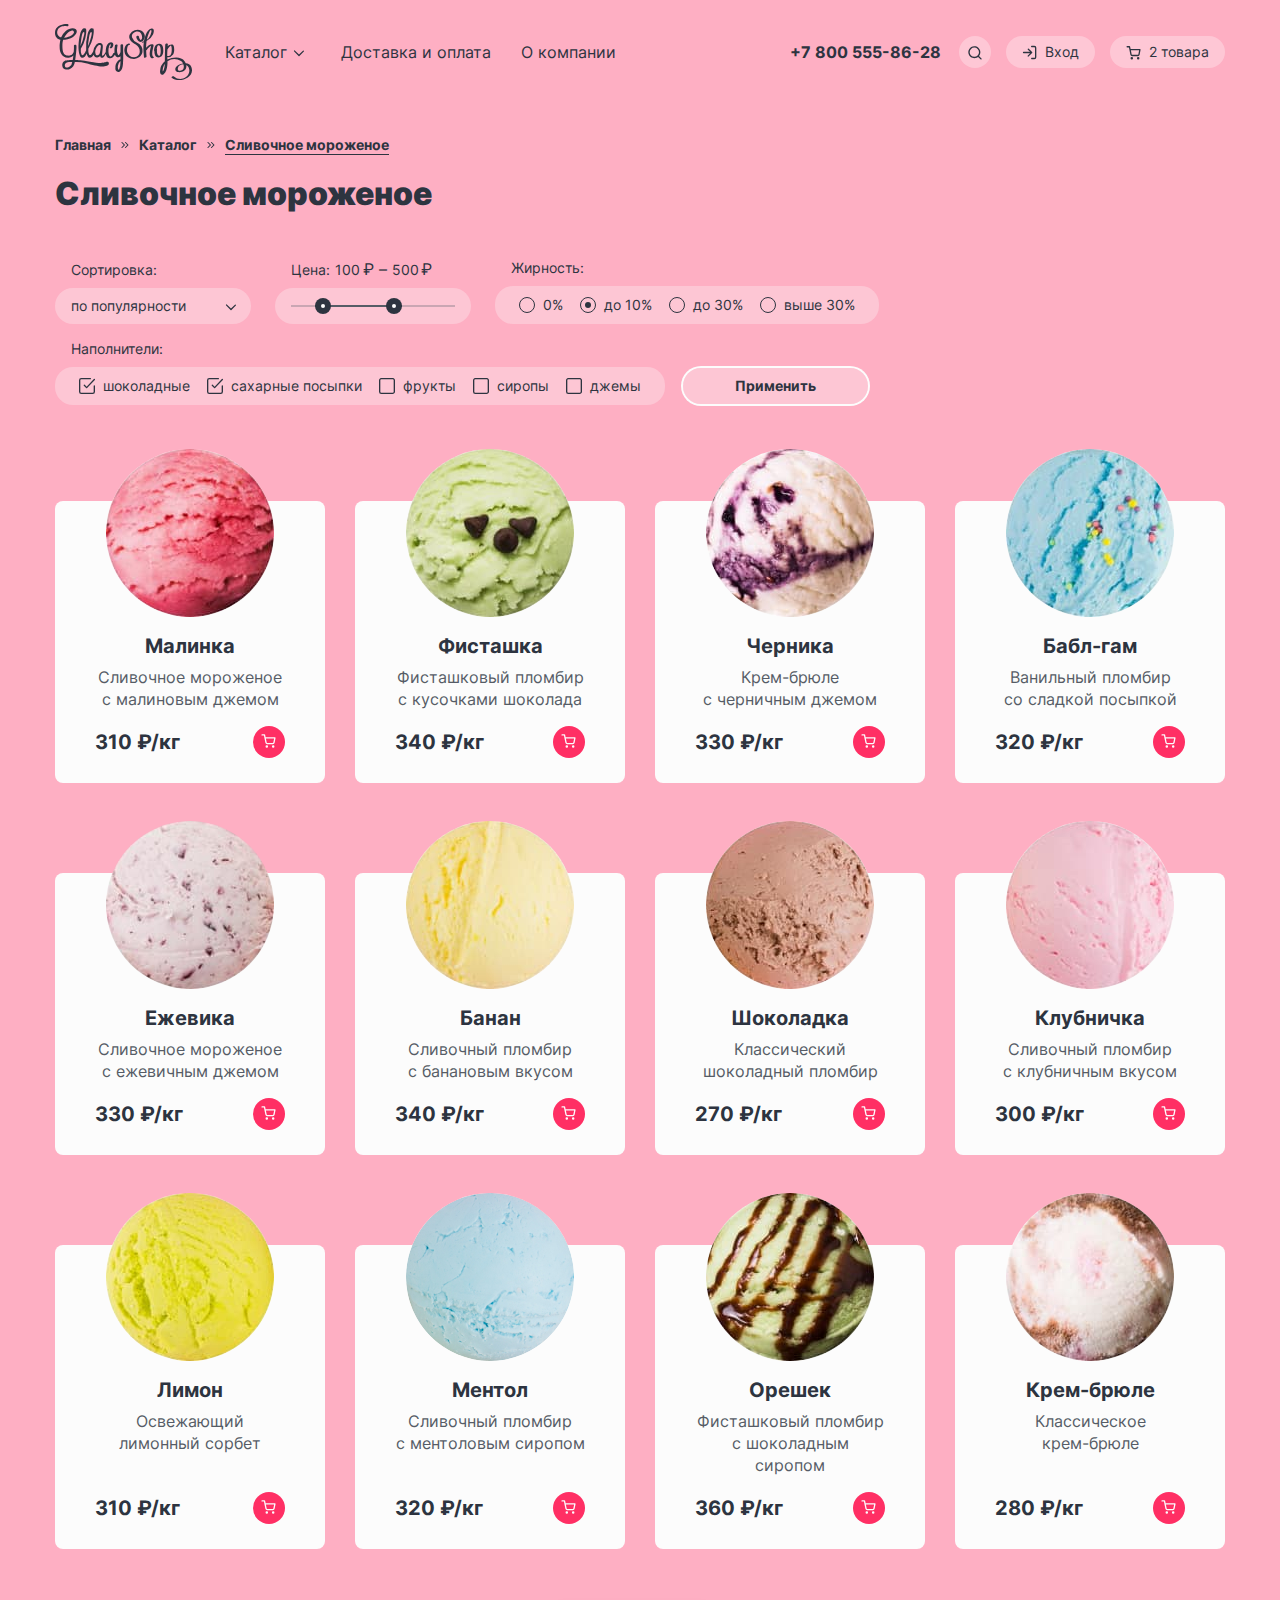
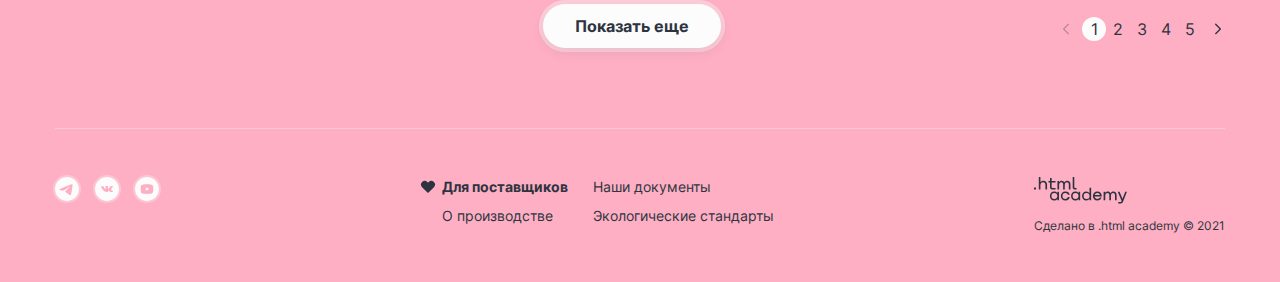
<file: catalog.html>
<!DOCTYPE html>
<html lang="ru">

  <head>
    <meta charset="utf-8">
    <meta name="viewport" content="width=device-width, initial-scale=1.0">
    <title>Каталог мороженого</title>

    <link type="font/woff2" href="fonts/inter-400.woff2" rel="preload" as="font" crossorigin="anonymous">
    <link type="font/woff2" href="fonts/inter-700.woff2" rel="preload" as="font" crossorigin="anonymous">
    <link type="font/woff2" href="fonts/inter-700.woff2" rel="preload" as="font" crossorigin="anonymous">

    <link rel="icon" href="favicon.ico">
    <link rel="icon" type="image/png" sizes="32x32" href="images/favicon.png">

    <link rel="stylesheet" href="styles/styles.css">
  </head>

  <body>
    <div class="wrapper wrapper-basic">

      <header class="header-page">
        <div class="container header-container">
          <nav class="nav">
            <a class="nav-logo logo" href="index.html">
              <img src="images/logo.svg" alt="Логотип «Глейси»." width="137" height="56">
            </a>

            <ul class="nav-list list-reset">
              <li class="nav-item dropdown">
                <a class="nav-link dropdown-link" href="#">Каталог</a>
                <div class="dropdown-menu dropdown-container">
                  <h2 class="dropdown-menu-title">Новинки</h2>
                  <ul class="dropdown-menu-list list-reset">
                    <li class="dropdown-menu-item">
                      <a class="dropdown-menu-link dropdown-menu-link-current" href="catalog.html" aria-current="page">Сливочное</a>
                    </li>

                    <li class="dropdown-menu-item">
                      <a class="dropdown-menu-link" href="#">Щербеты</a>
                    </li>

                    <li class="dropdown-menu-item">
                      <a class="dropdown-menu-link" href="#">Фруктовый лёд</a>
                    </li>

                    <li class="dropdown-menu-item">
                      <a class="dropdown-menu-link" href="#">Мелорин</a>
                    </li>
                  </ul>
                </div>

              </li>
              <li class="nav-item">
                <a class="nav-link" href="#">Доставка и оплата</a>
              </li>
              <li class="nav-item">
                <a class="nav-link" href="#">О компании</a>
              </li>
            </ul>

            <a class="nav-phone" href="tel:+78005558628">+7&nbsp;800&nbsp;555-86-28</a>

            <ul class="user-list list-reset">
              <li class="user-item user-item-search dropdown">
                <a class="user-link user-link-search dropdown-link" href="#">
                  <span class="visually-hidden">Поиск</span>
                  <svg width="16" height="17" viewBox="0 0 16 17" fill="none" xmlns="http://www.w3.org/2000/svg">
                    <path fill-rule="evenodd" clip-rule="evenodd" d="M2.66 8.19a4.67 4.67 0 1 1 9.34 0 4.67 4.67 0 0 1-9.34 0Zm8.42 4.69a6 6 0 1 1 .94-.94l2.45 2.44a.67.67 0 1 1-.94.95l-2.45-2.45Z" />
                  </svg>
                </a>
                <div class="search dropdown-container">
                  <form class="search-form" action="https://echo.htmlacademy.ru" method="get">
                    <label class="visually-hidden" for="search">Поиск.</label>
                    <input class="search-input form-input" type="search" name="search" id="search" placeholder="Поиск по сайту" required>
                    <button class="visually-hidden" type="submit">Поиск.</button>
                  </form>
                </div>
              </li>

              <!-- Класс dropdown-show откроет блок с формой входа -->
              <li class="user-item user-item-login dropdown">
                <a class="user-link user-link-login dropdown-link" href="#">
                  <svg width="16" height="17" viewBox="0 0 16 17" fill="none" xmlns="http://www.w3.org/2000/svg">
                    <path fill-rule="evenodd" clip-rule="evenodd" d="M9 2.52c0-.36.3-.66.67-.66h2.66a2 2 0 0 1 2 2v9.33a2 2 0 0 1-2 2H9.67a.67.67 0 0 1 0-1.33h2.66a.67.67 0 0 0 .67-.67V3.86a.67.67 0 0 0-.67-.67H9.67A.67.67 0 0 1 9 2.52Zm-3.14 2.2a.67.67 0 0 1 .94 0l3.33 3.33a.69.69 0 0 1 .13.18.66.66 0 0 1-.13.77L6.8 12.33a.67.67 0 1 1-.94-.94l2.2-2.2h-6.4a.67.67 0 1 1 0-1.33h6.4l-2.2-2.2a.67.67 0 0 1 0-.94Z" />
                  </svg>
                  <span class="enter">Вход</span>
                </a>
                <div class="login dropdown-container">
                  <h2 class="dropdown-title small-title login-title">Личный кабинет</h2>
                  <form class="login-form" action="https://echo.htmlacademy.ru" method="post">
                    <label class="visually-hidden" for="email">Введите вашу почту</label>
                    <input class="login-input form-input" type="email" id="email" name="email" placeholder="Ваш email" value="email@example.com" required>
                    <label class="visually-hidden" for="password">Введите ваш пароль</label>
                    <input class="login-input form-input" type="password" id="password" name="password" placeholder="Ваш пароль" value="******" required>

                    <div class="login-wrapper">
                      <button class="button button-light login-button" type="submit">Войти</button>
                      <div class="login-wrapper-links">
                        <a class="login-link" href="#">Забыли пароль?</a>
                        <a class="login-link" href="#">Регистрация</a>
                      </div>
                    </div>
                  </form>
                </div>
              </li>

              <!-- Класс dropdown-show dropdown-basket-full открывает всплывающее окно c полной корзиной-->
              <!-- Класс dropdown-show dropdown-basket-empty открывает всплывающее окно c пустой корзиной-->
              <li class="user-item user-item-basket dropdown dropdown-basket-full">
                <a class="user-link user-link-basket dropdown-link" href="#" aria-label="В Корзине:">
                  <svg aria-hidden="true" role="img" focusable="false" width="16" height="17" viewBox="0 0 16 17" xmlns="http://www.w3.org/2000/svg">
                    <path fill-rule="evenodd" clip-rule="evenodd" d="M1.17 2.1a.67.67 0 0 0 0 1.34h1.77l.47 2.34v.05l.97 4.83a1.83 1.83 0 0 0 1.82 1.47h5.62a1.83 1.83 0 0 0 1.82-1.47l.93-4.86a.67.67 0 0 0-.66-.8h-9.3l-.47-2.36a.67.67 0 0 0-.66-.53H1.17Zm4.52 8.3-.81-4.06h8.23l-.78 4.07a.5.5 0 0 1-.49.39H6.18a.5.5 0 0 1-.49-.4Zm-1.13 3.96a1.25 1.25 0 1 1 2.49 0 1.25 1.25 0 0 1-2.5 0Zm6.37 0a1.25 1.25 0 1 1 2.5 0 1.25 1.25 0 0 1-2.5 0Z" />
                  </svg>
                  <span class="basket-number">2 товара</span>
                </a>

                <!--КОРЗИНА-->
                <div class="basket dropdown-container">
                  <div class="basket-content basket-content-empty">
                    <h2 class="basket-title small-title dropdown-title">Ваша корзина пока пуста</h2>
                  </div>

                  <div class="basket-content basket-content-full">
                    <h2 class="basket-title small-title dropdown-title">Корзина</h2>

                    <ul class="basket-list list-reset">
                      <li class="basket-item">
                        <a class="basket-link" href="#">
                          <img src="images/product/rasberry.jpg" width="46" height="46" alt="мороженое Малинка.">
                          <span class="basket-desc-container">
                            <h3 class="basket-subtitle small-subtitle">Малинка</h3>
                            <span class="basket-desc">1&nbsp;кг&nbsp;х&nbsp;310&nbsp;₽</span>
                          </span>
                        </a>

                        <span class="basket-price">310&nbsp;₽</span>

                        <button class="basket-delete" type="button">
                          <span class="visually-hidden">Удалить из корзины</span>
                        </button>
                      </li>

                      <li class="basket-item">
                        <a class="basket-link" href="#">
                          <img src="images/product/bubble-gum.jpg" width="46" height="46" alt="мороженое Бабл-гам.">
                          <span class="basket-desc-container">
                            <h3 class="basket-subtitle small-subtitle">Бабл-гам</h3>
                            <span class="basket-desc">1,5&nbsp;кг&nbsp;х&nbsp;320&nbsp;₽</span>
                          </span>
                        </a>

                        <span class="basket-price">480&nbsp;₽</span>

                        <button class="basket-delete" type="button">
                          <span class="visually-hidden">Удалить из корзины</span>
                        </button>
                      </li>
                    </ul>
                    <div class="basket-check">
                      <a class="button button-light basket-button" href="#">Оформить заказ</a>
                      <span class="basket-total">Итого:&nbsp;790&nbsp;₽</span>
                    </div>
                  </div>
                </div>
              </li>
            </ul>
          </nav>
        </div>
      </header>

      <main class="main-page">
        <section class="intro">
          <div class="intro-container container">
            <ul class="breadcrumbs-list list-reset">
              <li class="breadcrumbs-item">
                <a class="breadcrumbs-link" href="#">Главная</a>
              </li>
              <li class="breadcrumbs-item">
                <a class="breadcrumbs-link" href="#">Каталог</a>
              </li>
              <li class="breadcrumbs-item">
                <a class="breadcrumbs-link breadcrumbs-link-current" href="catalog.html" aria-current="page">Сливочное мороженое</a>
              </li>
            </ul>
            <h1 class="title intro-title">Сливочное мороженое</h1>
          </div>
        </section>

        <section class="filter">
          <div class="filter-container container">
            <h2 class="visually-hidden">Каталог товаров с фильтрами</h2>

            <form class="filter-form" action="https://echo.htmlacademy.ru/" method="get">
              <fieldset class="filter-fieldset filter-fieldset-select">
                <h3 class="filter-form-legend">Сортировка:</h3>
                <select class="filter-select" aria-label="Сортировка">
                  <option value="popular" selected>По популярности</option>
                  <option value="rating">По рейтингу</option>
                  <option value="price">По цене</option>
                </select>
              </fieldset>

              <fieldset class="filter-fieldset filter-fieldset-price">
                <div class="range-container-inputs">
                  <h2 class="filter-form-legend">Цена:&nbsp;</h2>
                  <label class="range-label" for="range-min">
                    <input class="range-input range-input-min" id="range-min" type="number" value="100" name="min-price">&nbsp;₽
                  </label>
                  <span>&nbsp;–&nbsp;</span>
                  <label class="range-label" for="range-max">
                    <input class="range-input range-input-max" id="range-max" type="number" value="500" name="max-price">&nbsp;₽
                  </label>
                </div>

                <div class="filter-range">
                  <div class="filter-range-scale">
                    <div class="filter-range-bar" style="left: 24px; width: 87px">
                      <button class="filter-range-toggle filter-range-toggle-min" type="button">
                        <span class="visually-hidden">Изменить минимальную цену</span>
                      </button>
                      <button class="filter-range-toggle filter-range-toggle-max" type="button">
                        <span class="visually-hidden">Изменить максимальную цену</span>
                      </button>
                    </div>
                  </div>
                </div>
              </fieldset>

              <fieldset class="filter-fieldset filter-fieldset-fat">
                <h3 class="filter-form-legend">Жирность:</h3>

                <ul class="filter-list filter-list-fat list-reset">
                  <li class="filter-item">
                    <label class="filter-label" for="fat-no">
                      <input class="filter-input-radio" type="radio" id="fat-no" name="fats" value="0%">
                      <span class="filter-label-text">0%</span>
                    </label>
                  </li>

                  <li class="filter-item">
                    <label class="filter-label" for="fat-10">
                      <input class="filter-input-radio" id="fat-10" name="fats" type="radio" value="до 10%" checked>
                      <span class="filter-label-text">до 10%</span>
                    </label>
                  </li>

                  <li class="filter-item">
                    <label class="filter-label" for="fat-30">
                      <input class="filter-input-radio" id="fat-30" name="fats" type="radio" value="до 30%">
                      <span class="filter-label-text">до 30%</span>
                    </label>
                  </li>

                  <li class="filter-item">
                    <label class="filter-label" for="fat-more">
                      <input class="filter-input-radio" id="fat-more" name="fats" type="radio" value="выше 30%">
                      <span class="filter-label-text">выше 30%</span>
                    </label>
                  </li>
                </ul>
              </fieldset>

              <fieldset class="filter-fieldset filter-fieldset-checkbox">
                <h3 class="filter-form-legend">Наполнители:</h3>
                <ul class="filter-list filter-list-fillers list-reset">
                  <li class="filter-item">
                    <label class="filter-label" for="chocolate">
                      <input class="filter-input-check" type="checkbox" name="chocolate" id="chocolate" checked>
                      <span class="filter-label-text">шоколадные</span>
                    </label>
                  </li>

                  <li class="filter-item">
                    <label class="filter-label" for="sugar">
                      <input class="filter-input-check" type="checkbox" name="sugar" id="sugar" checked>
                      <span class="filter-label-text">сахарные посыпки</span>
                    </label>
                  </li>

                  <li class="filter-item">
                    <label class="filter-label" for="fruits">
                      <input class="filter-input-check" type="checkbox" name="fruits" id="fruits">
                      <span class="filter-label-text">фрукты</span>
                    </label>
                  </li>

                  <li class="filter-item">
                    <label class="filter-label" for="syrups">
                      <input class="filter-input-check" type="checkbox" name="syrups" id="syrups">
                      <span class="filter-label-text">сиропы</span>
                    </label>
                  </li>

                  <li class="filter-item">
                    <label class="filter-label" for="jams">
                      <input class="filter-input-check" type="checkbox" name="jams" id="jams">
                      <span class="filter-label-text">джемы</span>
                    </label>
                  </li>
                </ul>
              </fieldset>

              <button class="button button-outline filter-form-button" type="submit">Применить</button>
            </form>
          </div>
        </section>

        <section class="product product-page">
          <div class="product-container container">
            <h2 class="visually-hidden">Попробуйте самые популярные вкусы нашего мороженого</h2>
            <ul class="product-list list-reset">
              <li class="product-item">
                <div class="product-item-container">
                  <a class="product-link-img" href="#">
                    <img src="images/product/rasberry.jpg" width="168" height="168" alt="Малинка.">
                  </a>

                  <a class="product-link" href="#">
                    <h3 class="subtitle product-subtitle">Малинка</h3>
                  </a>

                  <p class="product-desc">Сливочное мороженое с малиновым джемом</p>
                  <div class="product-wrapper">
                    <p class="product-price">310&nbsp;₽/кг</p>

                    <a class="product-button" href="#">
                      <span class="visually-hidden">Положить в корзину.</span>
                      <svg aria-hidden="true" role="img" focusable="false" width="16" height="16" xmlns="http://www.w3.org/2000/svg">
                        <path fill-rule="evenodd" clip-rule="evenodd" d="M1.17.25a.67.67 0 1 0 0 1.33h1.77l.47 2.34v.05l.97 4.84a1.83 1.83 0 0 0 1.82 1.46h5.62a1.83 1.83 0 0 0 1.82-1.46V8.8l.93-4.86a.67.67 0 0 0-.66-.8h-9.3L4.14.8a.67.67 0 0 0-.66-.54H1.17Zm4.52 8.3-.81-4.07h8.23l-.78 4.07a.5.5 0 0 1-.49.4H6.18a.5.5 0 0 1-.49-.4ZM4.56 12.5a1.25 1.25 0 1 1 2.49 0 1.25 1.25 0 0 1-2.5 0Zm6.37 0a1.25 1.25 0 1 1 2.5 0 1.25 1.25 0 0 1-2.5 0Z" />
                      </svg>
                    </a>
                  </div>
                </div>
              </li>

              <li class="product-item">
                <div class="product-item-container">
                  <a class="product-link-img" href="#">
                    <img src="images/product/pistachio.jpg" width="168" height="168" alt="Фисташка.">
                  </a>

                  <a class="product-link" href="#">
                    <h3 class="subtitle product-subtitle">Фисташка</h3>
                  </a>

                  <p class="product-desc">Фисташковый пломбир с кусочками шоколада</p>
                  <div class="product-wrapper">
                    <p class="product-price">340&nbsp;₽/кг</p>

                    <a class="product-button" href="#">
                      <span class="visually-hidden">Положить в корзину.</span>
                      <svg aria-hidden="true" role="img" focusable="false" width="16" height="16" xmlns="http://www.w3.org/2000/svg">
                        <path fill-rule="evenodd" clip-rule="evenodd" d="M1.17.25a.67.67 0 1 0 0 1.33h1.77l.47 2.34v.05l.97 4.84a1.83 1.83 0 0 0 1.82 1.46h5.62a1.83 1.83 0 0 0 1.82-1.46V8.8l.93-4.86a.67.67 0 0 0-.66-.8h-9.3L4.14.8a.67.67 0 0 0-.66-.54H1.17Zm4.52 8.3-.81-4.07h8.23l-.78 4.07a.5.5 0 0 1-.49.4H6.18a.5.5 0 0 1-.49-.4ZM4.56 12.5a1.25 1.25 0 1 1 2.49 0 1.25 1.25 0 0 1-2.5 0Zm6.37 0a1.25 1.25 0 1 1 2.5 0 1.25 1.25 0 0 1-2.5 0Z" />
                      </svg>
                    </a>
                  </div>
                </div>
              </li>

              <li class="product-item">
                <div class="product-item-container">
                  <a class="product-link-img" href="#">
                    <img src="images/product/blueberry.jpg" width="168" height="168" alt="Черника.">
                  </a>

                  <a class="product-link" href="#">
                    <h3 class="subtitle product-subtitle">Черника</h3>
                  </a>

                  <p class="product-desc">Крем-брюле <br>с черничным джемом</p>
                  <div class="product-wrapper">
                    <p class="product-price">330&nbsp;₽/кг</p>

                    <a class="product-button" href="#">
                      <span class="visually-hidden">Положить в корзину.</span>
                      <svg aria-hidden="true" role="img" focusable="false" width="16" height="16" xmlns="http://www.w3.org/2000/svg">
                        <path fill-rule="evenodd" clip-rule="evenodd" d="M1.17.25a.67.67 0 1 0 0 1.33h1.77l.47 2.34v.05l.97 4.84a1.83 1.83 0 0 0 1.82 1.46h5.62a1.83 1.83 0 0 0 1.82-1.46V8.8l.93-4.86a.67.67 0 0 0-.66-.8h-9.3L4.14.8a.67.67 0 0 0-.66-.54H1.17Zm4.52 8.3-.81-4.07h8.23l-.78 4.07a.5.5 0 0 1-.49.4H6.18a.5.5 0 0 1-.49-.4ZM4.56 12.5a1.25 1.25 0 1 1 2.49 0 1.25 1.25 0 0 1-2.5 0Zm6.37 0a1.25 1.25 0 1 1 2.5 0 1.25 1.25 0 0 1-2.5 0Z" />
                      </svg>
                    </a>
                  </div>
                </div>
              </li>

              <li class="product-item">
                <div class="product-item-container">
                  <a class="product-link-img" href="#">
                    <img src="images/product/bubble-gum.jpg" width="168" height="168" alt="Бабл-гам.">
                  </a>

                  <a class="product-link" href="#">
                    <h3 class="subtitle product-subtitle">Бабл-гам</h3>
                  </a>

                  <p class="product-desc">Ванильный пломбир <br>со сладкой посыпкой</p>
                  <div class="product-wrapper">
                    <p class="product-price">320&nbsp;₽/кг</p>

                    <a class="product-button" href="#">
                      <span class="visually-hidden">Положить в корзину.</span>
                      <svg aria-hidden="true" role="img" focusable="false" width="16" height="16" xmlns="http://www.w3.org/2000/svg">
                        <path fill-rule="evenodd" clip-rule="evenodd" d="M1.17.25a.67.67 0 1 0 0 1.33h1.77l.47 2.34v.05l.97 4.84a1.83 1.83 0 0 0 1.82 1.46h5.62a1.83 1.83 0 0 0 1.82-1.46V8.8l.93-4.86a.67.67 0 0 0-.66-.8h-9.3L4.14.8a.67.67 0 0 0-.66-.54H1.17Zm4.52 8.3-.81-4.07h8.23l-.78 4.07a.5.5 0 0 1-.49.4H6.18a.5.5 0 0 1-.49-.4ZM4.56 12.5a1.25 1.25 0 1 1 2.49 0 1.25 1.25 0 0 1-2.5 0Zm6.37 0a1.25 1.25 0 1 1 2.5 0 1.25 1.25 0 0 1-2.5 0Z" />
                      </svg>
                    </a>
                  </div>
                </div>
              </li>

              <li class="product-item">
                <div class="product-item-container">
                  <a class="product-link-img" href="#">
                    <img src="images/product/blackberry.jpg" width="168" height="168" alt="Ежевика.">
                  </a>

                  <a class="product-link" href="#">
                    <h3 class="subtitle product-subtitle">Ежевика</h3>
                  </a>

                  <p class="product-desc">Сливочное мороженое с ежевичным джемом</p>
                  <div class="product-wrapper">
                    <p class="product-price">330&nbsp;₽/кг</p>

                    <a class="product-button" href="#">
                      <span class="visually-hidden">Положить в корзину.</span>
                      <svg aria-hidden="true" role="img" focusable="false" width="16" height="16" xmlns="http://www.w3.org/2000/svg">
                        <path fill-rule="evenodd" clip-rule="evenodd" d="M1.17.25a.67.67 0 1 0 0 1.33h1.77l.47 2.34v.05l.97 4.84a1.83 1.83 0 0 0 1.82 1.46h5.62a1.83 1.83 0 0 0 1.82-1.46V8.8l.93-4.86a.67.67 0 0 0-.66-.8h-9.3L4.14.8a.67.67 0 0 0-.66-.54H1.17Zm4.52 8.3-.81-4.07h8.23l-.78 4.07a.5.5 0 0 1-.49.4H6.18a.5.5 0 0 1-.49-.4ZM4.56 12.5a1.25 1.25 0 1 1 2.49 0 1.25 1.25 0 0 1-2.5 0Zm6.37 0a1.25 1.25 0 1 1 2.5 0 1.25 1.25 0 0 1-2.5 0Z" />
                      </svg>
                    </a>
                  </div>
                </div>
              </li>

              <li class="product-item">
                <div class="product-item-container">
                  <a class="product-link-img" href="#">
                    <img src="images/product/banana.jpg" width="168" height="168" alt="Банан.">
                  </a>

                  <a class="product-link" href="#">
                    <h3 class="subtitle product-subtitle">Банан</h3>
                  </a>

                  <p class="product-desc">Сливочный пломбир <br>с банановым вкусом</p>
                  <div class="product-wrapper">
                    <p class="product-price">340&nbsp;₽/кг</p>

                    <a class="product-button" href="#">
                      <span class="visually-hidden">Положить в корзину.</span>
                      <svg aria-hidden="true" role="img" focusable="false" width="16" height="16" xmlns="http://www.w3.org/2000/svg">
                        <path fill-rule="evenodd" clip-rule="evenodd" d="M1.17.25a.67.67 0 1 0 0 1.33h1.77l.47 2.34v.05l.97 4.84a1.83 1.83 0 0 0 1.82 1.46h5.62a1.83 1.83 0 0 0 1.82-1.46V8.8l.93-4.86a.67.67 0 0 0-.66-.8h-9.3L4.14.8a.67.67 0 0 0-.66-.54H1.17Zm4.52 8.3-.81-4.07h8.23l-.78 4.07a.5.5 0 0 1-.49.4H6.18a.5.5 0 0 1-.49-.4ZM4.56 12.5a1.25 1.25 0 1 1 2.49 0 1.25 1.25 0 0 1-2.5 0Zm6.37 0a1.25 1.25 0 1 1 2.5 0 1.25 1.25 0 0 1-2.5 0Z" />
                      </svg>
                    </a>
                  </div>
                </div>
              </li>

              <li class="product-item">
                <div class="product-item-container">
                  <a class="product-link-img" href="#">
                    <img src="images/product/chocolate.jpg" width="168" height="168" alt="Шоколадка.">
                  </a>

                  <a class="product-link" href="#">
                    <h3 class="subtitle product-subtitle">Шоколадка</h3>
                  </a>

                  <p class="product-desc">Классический шоколадный пломбир</p>
                  <div class="product-wrapper">
                    <p class="product-price">270&nbsp;₽/кг</p>

                    <a class="product-button" href="#">
                      <span class="visually-hidden">Положить в корзину.</span>
                      <svg aria-hidden="true" role="img" focusable="false" width="16" height="16" xmlns="http://www.w3.org/2000/svg">
                        <path fill-rule="evenodd" clip-rule="evenodd" d="M1.17.25a.67.67 0 1 0 0 1.33h1.77l.47 2.34v.05l.97 4.84a1.83 1.83 0 0 0 1.82 1.46h5.62a1.83 1.83 0 0 0 1.82-1.46V8.8l.93-4.86a.67.67 0 0 0-.66-.8h-9.3L4.14.8a.67.67 0 0 0-.66-.54H1.17Zm4.52 8.3-.81-4.07h8.23l-.78 4.07a.5.5 0 0 1-.49.4H6.18a.5.5 0 0 1-.49-.4ZM4.56 12.5a1.25 1.25 0 1 1 2.49 0 1.25 1.25 0 0 1-2.5 0Zm6.37 0a1.25 1.25 0 1 1 2.5 0 1.25 1.25 0 0 1-2.5 0Z" />
                      </svg>
                    </a>
                  </div>
                </div>
              </li>

              <li class="product-item">
                <div class="product-item-container">
                  <a class="product-link-img" href="#">
                    <img src="images/product/strawberry.jpg" width="168" height="168" alt="Клубничка.">
                  </a>

                  <a class="product-link" href="#">
                    <h3 class="subtitle product-subtitle">Клубничка</h3>
                  </a>

                  <p class="product-desc">Сливочный пломбир <br>с клубничным вкусом</p>
                  <div class="product-wrapper">
                    <p class="product-price">300&nbsp;₽/кг</p>

                    <a class="product-button" href="#">
                      <span class="visually-hidden">Положить в корзину.</span>
                      <svg aria-hidden="true" role="img" focusable="false" width="16" height="16" xmlns="http://www.w3.org/2000/svg">
                        <path fill-rule="evenodd" clip-rule="evenodd" d="M1.17.25a.67.67 0 1 0 0 1.33h1.77l.47 2.34v.05l.97 4.84a1.83 1.83 0 0 0 1.82 1.46h5.62a1.83 1.83 0 0 0 1.82-1.46V8.8l.93-4.86a.67.67 0 0 0-.66-.8h-9.3L4.14.8a.67.67 0 0 0-.66-.54H1.17Zm4.52 8.3-.81-4.07h8.23l-.78 4.07a.5.5 0 0 1-.49.4H6.18a.5.5 0 0 1-.49-.4ZM4.56 12.5a1.25 1.25 0 1 1 2.49 0 1.25 1.25 0 0 1-2.5 0Zm6.37 0a1.25 1.25 0 1 1 2.5 0 1.25 1.25 0 0 1-2.5 0Z" />
                      </svg>
                    </a>
                  </div>
                </div>
              </li>

              <li class="product-item">
                <div class="product-item-container">
                  <a class="product-link-img" href="#">
                    <img src="images/product/lemon.jpg" width="168" height="168" alt="Лимон.">
                  </a>

                  <a class="product-link" href="#">
                    <h3 class="subtitle product-subtitle">Лимон</h3>
                  </a>

                  <p class="product-desc">Освежающий лимонный сорбет</p>
                  <div class="product-wrapper">
                    <p class="product-price">310&nbsp;₽/кг</p>

                    <a class="product-button" href="#">
                      <span class="visually-hidden">Положить в корзину.</span>
                      <svg aria-hidden="true" role="img" focusable="false" width="16" height="16" xmlns="http://www.w3.org/2000/svg">
                        <path fill-rule="evenodd" clip-rule="evenodd" d="M1.17.25a.67.67 0 1 0 0 1.33h1.77l.47 2.34v.05l.97 4.84a1.83 1.83 0 0 0 1.82 1.46h5.62a1.83 1.83 0 0 0 1.82-1.46V8.8l.93-4.86a.67.67 0 0 0-.66-.8h-9.3L4.14.8a.67.67 0 0 0-.66-.54H1.17Zm4.52 8.3-.81-4.07h8.23l-.78 4.07a.5.5 0 0 1-.49.4H6.18a.5.5 0 0 1-.49-.4ZM4.56 12.5a1.25 1.25 0 1 1 2.49 0 1.25 1.25 0 0 1-2.5 0Zm6.37 0a1.25 1.25 0 1 1 2.5 0 1.25 1.25 0 0 1-2.5 0Z" />
                      </svg>
                    </a>
                  </div>
                </div>
              </li>

              <li class="product-item">
                <div class="product-item-container">
                  <a class="product-link-img" href="#">
                    <img src="images/product/menthol.jpg" width="168" height="168" alt="Ментол.">
                  </a>

                  <a class="product-link" href="#">
                    <h3 class="subtitle product-subtitle">Ментол</h3>
                  </a>

                  <p class="product-desc">Сливочный пломбир <br>с ментоловым сиропом</p>
                  <div class="product-wrapper">
                    <p class="product-price">320&nbsp;₽/кг</p>

                    <a class="product-button" href="#">
                      <span class="visually-hidden">Положить в корзину.</span>
                      <svg aria-hidden="true" role="img" focusable="false" width="16" height="16" xmlns="http://www.w3.org/2000/svg">
                        <path fill-rule="evenodd" clip-rule="evenodd" d="M1.17.25a.67.67 0 1 0 0 1.33h1.77l.47 2.34v.05l.97 4.84a1.83 1.83 0 0 0 1.82 1.46h5.62a1.83 1.83 0 0 0 1.82-1.46V8.8l.93-4.86a.67.67 0 0 0-.66-.8h-9.3L4.14.8a.67.67 0 0 0-.66-.54H1.17Zm4.52 8.3-.81-4.07h8.23l-.78 4.07a.5.5 0 0 1-.49.4H6.18a.5.5 0 0 1-.49-.4ZM4.56 12.5a1.25 1.25 0 1 1 2.49 0 1.25 1.25 0 0 1-2.5 0Zm6.37 0a1.25 1.25 0 1 1 2.5 0 1.25 1.25 0 0 1-2.5 0Z" />
                      </svg>
                    </a>
                  </div>
                </div>
              </li>

              <li class="product-item">
                <div class="product-item-container">
                  <a class="product-link-img" href="#">
                    <img src="images/product/nut.jpg" width="168" height="168" alt="Орешек.">
                  </a>

                  <a class="product-link" href="#">
                    <h3 class="subtitle product-subtitle">Орешек</h3>
                  </a>

                  <p class="product-desc">Фисташковый пломбир с шоколадным сиропом</p>
                  <div class="product-wrapper">
                    <p class="product-price">360&nbsp;₽/кг</p>

                    <a class="product-button" href="#">
                      <span class="visually-hidden">Положить в корзину.</span>
                      <svg aria-hidden="true" role="img" focusable="false" width="16" height="16" xmlns="http://www.w3.org/2000/svg">
                        <path fill-rule="evenodd" clip-rule="evenodd" d="M1.17.25a.67.67 0 1 0 0 1.33h1.77l.47 2.34v.05l.97 4.84a1.83 1.83 0 0 0 1.82 1.46h5.62a1.83 1.83 0 0 0 1.82-1.46V8.8l.93-4.86a.67.67 0 0 0-.66-.8h-9.3L4.14.8a.67.67 0 0 0-.66-.54H1.17Zm4.52 8.3-.81-4.07h8.23l-.78 4.07a.5.5 0 0 1-.49.4H6.18a.5.5 0 0 1-.49-.4ZM4.56 12.5a1.25 1.25 0 1 1 2.49 0 1.25 1.25 0 0 1-2.5 0Zm6.37 0a1.25 1.25 0 1 1 2.5 0 1.25 1.25 0 0 1-2.5 0Z" />
                      </svg>
                    </a>
                  </div>
                </div>
              </li>

              <li class="product-item">
                <div class="product-item-container">
                  <a class="product-link-img" href="#">
                    <img src="images/product/brulee.jpg" width="168" height="168" alt="Крем-брюле.">
                  </a>

                  <a class="product-link" href="#">
                    <h3 class="subtitle product-subtitle">Крем-брюле</h3>
                  </a>

                  <p class="product-desc">Классическое <br>крем-брюле</p>
                  <div class="product-wrapper">
                    <p class="product-price">280&nbsp;₽/кг</p>

                    <a class="product-button" href="#">
                      <span class="visually-hidden">Положить в корзину.</span>
                      <svg aria-hidden="true" role="img" focusable="false" width="16" height="16" xmlns="http://www.w3.org/2000/svg">
                        <path fill-rule="evenodd" clip-rule="evenodd" d="M1.17.25a.67.67 0 1 0 0 1.33h1.77l.47 2.34v.05l.97 4.84a1.83 1.83 0 0 0 1.82 1.46h5.62a1.83 1.83 0 0 0 1.82-1.46V8.8l.93-4.86a.67.67 0 0 0-.66-.8h-9.3L4.14.8a.67.67 0 0 0-.66-.54H1.17Zm4.52 8.3-.81-4.07h8.23l-.78 4.07a.5.5 0 0 1-.49.4H6.18a.5.5 0 0 1-.49-.4ZM4.56 12.5a1.25 1.25 0 1 1 2.49 0 1.25 1.25 0 0 1-2.5 0Zm6.37 0a1.25 1.25 0 1 1 2.5 0 1.25 1.25 0 0 1-2.5 0Z" />
                      </svg>
                    </a>
                  </div>
                </div>
              </li>
            </ul>

            <div class="pagination">
              <button class="pagination-button-more button" type="button">Показать еще</button>
              <div class="pagination-container">
                <button class="pagination-arrow pagination-arrow-prev pagination-arrow-disabled" type="button">
                  <span class="visually-hidden">Предыдущая страница.</span>
                </button>

                <ul class="pagination-list list-reset">
                  <li class="pagination-item">
                    <a class="pagination-link pagination-link-current" href="#" aria-current="page">1</a>
                  </li>

                  <li class="pagination-item">
                    <a class="pagination-link" href="#">2</a>
                  </li>

                  <li class="pagination-item">
                    <a class="pagination-link" href="#">3</a>
                  </li>

                  <li class="pagination-item">
                    <a class="pagination-link" href="#">4</a>
                  </li>

                  <li class="pagination-item">
                    <a class="pagination-link" href="#">5</a>
                  </li>
                </ul>

                <button class="pagination-arrow pagination-arrow-next" type="button">
                  <span class="visually-hidden">Следующая страница.</span>
                </button>
              </div>
            </div>
          </div>
        </section>
      </main>

      <footer class="footer-page">
        <div class="footer-page-container container">

          <ul class="footer-social social-list list-reset">
            <li class="social-item">
              <a class="social-link" href="https://t.me/htmlacademy">
                <span class="visually-hidden">Мы в Телеграм.</span>
                <svg aria-hidden="true" role="img" focusable="false" width="24" height="24" xmlns="http://www.w3.org/2000/svg">
                  <path d="M24 12c0 6.627-5.373 12-12 12S0 18.627 0 12 5.373 0 12 0s12 5.373 12 12ZM12.43 8.859c-1.167.485-3.5 1.49-6.998 3.014-.568.226-.866.447-.893.663-.046.366.412.51 1.034.705.085.027.173.054.263.084.613.199 1.437.432 1.865.441.389.008.823-.152 1.302-.48 3.268-2.207 4.955-3.322 5.061-3.346.075-.017.179-.039.249.024.07.062.063.18.056.212-.046.193-1.84 1.862-2.77 2.726-.29.269-.495.46-.537.504-.094.097-.19.19-.282.279-.57.548-.996.96.024 1.632.49.323.882.59 1.273.856.427.291.853.581 1.405.943.14.092.274.187.405.28.497.355.944.673 1.496.623.32-.03.652-.331.82-1.23.397-2.126 1.179-6.73 1.36-8.628a2.112 2.112 0 0 0-.02-.472.506.506 0 0 0-.172-.325c-.143-.117-.365-.142-.465-.14-.451.008-1.143.249-4.476 1.635Z" />
                </svg>
              </a>
            </li>
            <li class="social-item">
              <a class="social-link" href="https://vk.com/htmlacademy">
                <span class="visually-hidden">Мы в Контакте.</span>
                <svg aria-hidden="true" role="img" focusable="false" width="24" height="24" xmlns="http://www.w3.org/2000/svg">
                  <path fill-rule="evenodd" clip-rule="evenodd" d="M24 12c0 6.627-5.373 12-12 12S0 18.627 0 12 5.373 0 12 0s12 5.373 12 12Zm-11.412 2.975h-.717s-1.582.083-2.976-1.188c-1.52-1.388-2.863-4.14-2.863-4.14s-.077-.18.007-.268c.095-.098.352-.104.352-.104l1.715-.01s.161.024.277.098c.095.062.149.176.149.176s.277.615.644 1.17c.716 1.085 1.05 1.322 1.293 1.206.354-.17.248-1.533.248-1.533s.007-.496-.178-.716c-.143-.17-.414-.22-.533-.235-.096-.011.062-.207.267-.295.309-.133.854-.14 1.498-.135.501.005.645.032.842.074.455.096.44.405.41 1.07-.01.2-.02.43-.02.697 0 .06-.002.124-.004.19-.01.34-.023.73.233.876.132.074.453.011 1.256-1.185.381-.566.667-1.233.667-1.233s.062-.119.16-.17c.098-.051.232-.036.232-.036l1.805-.01s.542-.056.63.158c.091.226-.203.751-.94 1.612-.696.813-1.036 1.115-1.01 1.38.02.196.242.372.67.72.888.722 1.124 1.101 1.18 1.192a.447.447 0 0 0 .011.016c.398.578-.44.623-.44.623l-1.603.02s-.345.06-.798-.214c-.237-.142-.469-.375-.69-.597-.337-.339-.649-.652-.915-.578-.447.124-.433.967-.433.967s.004.18-.098.277c-.11.104-.328.125-.328.125Z" />
                </svg>
              </a>
            </li>
            <li class="social-item">
              <a class="social-link" href="https://www.youtube.com/user/htmlacademyru">
                <span class="visually-hidden">Мы на YouTube.</span>
                <svg aria-hidden="true" role="img" focusable="false" width="24" height="24" xmlns="http://www.w3.org/2000/svg">
                  <path d="m14.004 11.791-2.808-1.31c-.245-.114-.446.014-.446.285v2.468c0 .271.201.399.446.285l2.806-1.31c.247-.115.247-.303.002-.418ZM12 0C5.372 0 0 5.372 0 12s5.372 12 12 12 12-5.372 12-12S18.628 0 12 0Zm0 16.875c-6.143 0-6.25-.554-6.25-4.875S5.857 7.125 12 7.125c6.142 0 6.25.554 6.25 4.875s-.108 4.875-6.25 4.875Z" />
                </svg>
              </a>
            </li>
          </ul>
          <ul class="footer-menu-list list-reset">
            <li class="footer-menu-item">
              <a class="footer-menu-link footer-menu-link-important" href="#">Для поставщиков</a>
            </li>
            <li class="footer-menu-item">
              <a class="footer-menu-link" href="#">Наши документы</a>
            </li>
            <li class="footer-menu-item">
              <a class="footer-menu-link" href="#">О производстве</a>
            </li>
            <li class="footer-menu-item">
              <a class="footer-menu-link" href="#">Экологические стандарты</a>
            </li>
          </ul>

          <div class="htmlacademy-wrapper">
            <a class="htmlacademy-link" href="https://htmlacademy.ru/" target="_blank">
              <span class="visually-hidden">HTMLAcademy</span>
              <svg aria-hidden="true" role="img" focusable="false" width="93" height="27" viewBox="0 0 93 27" xmlns="http://www.w3.org/2000/svg">
                <g clip-path="url(#a)" fill="#2D3440">
                  <path d="M0 10.42v2.08h1.99v-2.08H0ZM9.42 3.66c-1.26 0-2.28.58-2.92 1.4h-.07V0H4.79v12.5h1.64V8.21c0-1.72 1.07-2.95 2.64-2.95 1.49 0 2.35 1.11 2.35 2.6v4.64h1.65V7.57c0-2.38-1.47-3.9-3.65-3.9ZM21.53 3.9h-3.9V.88H16V3.9h-1.55v1.6h1.55v4.84c0 1.39.78 2.15 2.18 2.15h3.36v-1.61H18.5c-.55 0-.86-.32-.86-.86V5.5h3.89V3.9ZM33.25 3.68c-1.3 0-2.31.64-2.86 1.67h-.06a2.9 2.9 0 0 0-2.71-1.67c-1.14 0-2 .6-2.52 1.46h-.07V3.9h-1.58v8.59h1.65V8.09c0-1.61.84-2.8 2.12-2.83 1.21-.03 1.92.83 1.92 2.14v5.1h1.64V7.95c0-1.93 1.14-2.69 2.13-2.69 1.2 0 1.9.83 1.9 2.14v5.1h1.64V7.22c0-2.08-1.17-3.54-3.2-3.54ZM38.68 10.28c0 1.4.8 2.22 2.26 2.22h1.63v-1.6h-1.39c-.55 0-.86-.31-.86-.85V0h-1.64v10.28ZM23.38 15.94h-.07a3.75 3.75 0 0 0-3.07-1.49c-2.54-.03-4.36 1.85-4.36 4.5 0 2.68 1.85 4.56 4.34 4.53a3.66 3.66 0 0 0 3.09-1.57h.07v1.33H25v-8.55h-1.62v1.25Zm-2.91 5.95a2.83 2.83 0 0 1-2.95-2.93 2.83 2.83 0 0 1 2.95-2.94c1.75 0 2.89 1.31 2.89 2.94 0 1.6-1.14 2.93-2.9 2.93ZM35.75 17.8a4.28 4.28 0 0 0-4.36-3.35 4.37 4.37 0 0 0-4.54 4.5 4.39 4.39 0 0 0 4.54 4.53 4.3 4.3 0 0 0 4.36-3.4h-1.71a2.68 2.68 0 0 1-2.63 1.83 2.84 2.84 0 0 1-2.91-2.95 2.82 2.82 0 0 1 2.9-2.94 2.7 2.7 0 0 1 2.64 1.78h1.71ZM44.55 15.94h-.07a3.75 3.75 0 0 0-3.07-1.49c-2.54-.03-4.36 1.85-4.36 4.5 0 2.68 1.85 4.56 4.34 4.53a3.66 3.66 0 0 0 3.09-1.57h.07v1.33h1.62v-8.55h-1.62v1.25Zm-2.91 5.95a2.83 2.83 0 0 1-2.95-2.93 2.83 2.83 0 0 1 2.95-2.94c1.75 0 2.89 1.31 2.89 2.94 0 1.6-1.14 2.93-2.9 2.93ZM55.52 16.02h-.07a3.73 3.73 0 0 0-3.08-1.57c-2.5-.03-4.35 1.85-4.35 4.52 0 2.66 1.82 4.54 4.37 4.5A3.74 3.74 0 0 0 55.43 22h.09v1.25h1.63V10.8h-1.63v5.21Zm-2.9 5.89a2.83 2.83 0 0 1-2.95-2.94 2.83 2.83 0 0 1 2.94-2.93c1.75 0 2.9 1.33 2.9 2.93a2.82 2.82 0 0 1-2.9 2.94ZM63.34 14.45a4.36 4.36 0 0 0-4.43 4.52c0 2.44 1.7 4.5 4.47 4.5 2 0 3.62-1.08 4.19-2.9h-1.71c-.39.82-1.3 1.34-2.41 1.34-1.56 0-2.67-1.04-2.79-2.37h7.08c.23-2.84-1.56-5.09-4.4-5.09Zm-.03 1.57a2.6 2.6 0 0 1 2.65 2.07H60.7a2.57 2.57 0 0 1 2.61-2.07ZM79.41 14.47c-1.31 0-2.32.64-2.87 1.66h-.05c-.5-1-1.44-1.66-2.72-1.66-1.14 0-2.01.6-2.53 1.45h-.07v-1.23H69.6v8.55h1.65v-4.39c0-1.6.85-2.78 2.13-2.81 1.21-.03 1.92.83 1.92 2.12v5.08h1.65v-4.52c0-1.92 1.14-2.68 2.13-2.68 1.2 0 1.9.83 1.9 2.12v5.08h1.65v-5.25c0-2.07-1.18-3.52-3.2-3.52ZM88.5 21.87l-2.94-7.18h-1.82l3.92 9.36-.02.03c-.28.71-.59.97-1.35.97h-2.03v1.64h2.03c1.49 0 2.28-.67 2.84-2.12l3.77-9.88h-1.68l-2.72 7.18Z" />
                </g>
                <defs>
                  <clippath id="a">
                    <path d="M0 0h93v26.71H0z" />
                  </clippath>
                </defs>
              </svg>
            </a>
            <p class="htmlacademy-info">Сделано в <a href="https://htmlacademy.ru/">.html academy</a> &#169; 2021</p>
          </div>
        </div>
      </footer>
    </div>
  </body>

</html>
</file>
<file: styles/styles.css>
@font-face {
  font-style: normal;
  font-weight: 400;
  font-family: "Inter";

  font-display: swap;
  src: url("../fonts/inter-400.woff2") format("woff2");
}

@font-face {
  font-style: normal;
  font-weight: 700;
  font-family: "Inter";

  font-display: swap;
  src: url("../fonts/inter-700.woff2") format("woff2");
}

@font-face {
  font-style: normal;
  font-weight: 900;
  font-family: "Inter";

  font-display: swap;
  src: url("../fonts/inter-900.woff2") format("woff2");
}

*,
*::after,
*::before {
  box-sizing: border-box;
}

html {
  box-sizing: border-box;
  width: 100%;
  height: 100%;
}

body {
  margin: 0;

  font-style: normal;
  font-weight: 400;
  font-size: 16px;
  line-height: 20px;
  font-family: "Inter", "Arial", sans-serif;
  color: #2d3440;
}

.wrapper {
  position: relative;

  display: flex;
  flex-direction: column;
  min-width: 1170px;
  min-height: 100vh;

  background-color: #ffffff;
}

.wrapper-basic {
  background-color: #feafc3;
}

.wrapper-light {
  background-color: #fcc850;
}

.wrapper-dark {
  background-color: #69a9ff;
}

.main-page {
  flex-grow: 1;
}

.main-page-home {
  display: grid;

  grid-template-columns: 1fr;
  row-gap: 80px;
}

.list-reset {
  margin: 0;
  padding: 0;

  list-style-type: none;
}

.visually-hidden {
  position: absolute;

  width: 1px;
  height: 1px;
  margin: -1px;
  padding: 0;
  overflow: hidden;

  border: 0;

  clip: rect(0 0 0 0);
}

img {
  max-width: 100%;
  height: auto;

  object-fit: cover;
}

.button {
  position: relative;

  display: inline-block;
  padding: 12px 32px;

  font-weight: 700;
  font-size: 16px;
  line-height: 20px;
  font-family: "Inter", "Arial", sans-serif;
  text-align: center;
  color: #2d3440;
  text-decoration: none;

  background-color: #fcfcfc;
  border: none;
  border-radius: 26px;
  box-shadow: 0 4px 12px rgba(45, 52, 64, 0.1),
    0 0 0 4px rgba(252, 252, 252, 0.4);
  cursor: pointer;

  transition: border 0.3s ease-in, background-color 0.3s ease-in,
    box-shadow 0.3s ease-in;
}

.button:hover {
  background-color: rgba(252, 252, 252, 0.4);
  box-shadow: 0 4px 15px rgba(133, 133, 133, 0.15), 0 0 0 4px #fcfcfc;
}

.button:focus,
.button:focus-visible {
  color: #2d3440;

  background-color: rgba(252, 252, 252, 0.5);
  outline: none;
  box-shadow: 0 4px 12px rgba(45, 52, 64, 0.1), 0 0 0 2px #2d3440;
}

.button:active {
  background-color: #fcfcfc;
  box-shadow: 0 4px 12px rgba(45, 52, 64, 0.1), 0 0 0 2px #2d3440;
}

.button:disabled,
.button-disabled {
  color: #b9b9b9;

  background-color: #e7e7e7;
  box-shadow: 0 0 0 4px rgba(252, 252, 252, 0.4);

  pointer-events: none;
}

.button-spinner::after {
  content: "";
  position: absolute;
  top: 50%;
  right: 20px;
  z-index: 20;

  width: 16px;
  height: 16px;

  background-color: currentColor;
  transform: translateY(-50%);

  -webkit-mask-image: url("../images/icons/spinner.svg");
  mask-image: url("../images/icons/spinner.svg");
  -webkit-mask-position: center;
  mask-position: center;
  -webkit-mask-repeat: no-repeat;
  mask-repeat: no-repeat;
}

.button-light {
  color: #fcfcfc;

  background-color: #ff2f64;
  box-shadow: 0 4px 12px rgba(45, 52, 64, 0.1),
    0 0 0 4px rgba(255, 47, 100, 0.3);
}

.button-light:hover {
  color: #2d3440;

  background-color: rgba(252, 252, 252, 0.3);
  box-shadow: 0 0 0 4px #ff2f64;
}

.button-light:focus-visible {
  color: #fcfcfc;

  background-color: #ff2f64;
  outline: none;
  box-shadow: 0 4px 12px rgba(45, 52, 64, 0.1), 0 0 0 2px #2d3440;
}

.button-light:active {
  color: #fcfcfc;

  background-color: #feafc3;
  box-shadow: 0 4px 12px rgba(45, 52, 64, 0.1), 0 0 0 2px #2d3440;
}

.button-light:disabled,
.button-light-disabled {
  color: #565c66;

  background-color: #b9b9b9;
  box-shadow: 0 0 0 4px rgba(185, 185, 185, 0.3);

  pointer-events: none;
}

.button-outline {
  padding: 8px 10px;

  font-size: 14px;

  background-color: rgba(252, 252, 252, 0.3);
  box-shadow: 0 0 0 2px #fcfcfc;
}

.button-outline:hover {
  background-color: #fcfcfc;
  box-shadow: 0 0 0 2px rgba(252, 252, 252, 0.3);
}

.button-outline:focus,
.button-outline:focus-visible {
  background-color: rgba(252, 252, 252, 0.3);
  outline: none;
  box-shadow: 0 0 0 2px #2d3440;
}

.button-outline:active {
  background-color: rgba(252, 252, 252, 0.5);
  box-shadow: none;
}

.button-outline:disabled,
.button-outline-disabled {
  color: #565c66;

  background-color: rgba(252, 252, 252, 0.3);
  box-shadow: 0 0 0 2px #fcfcfc;
  opacity: 0.4;

  pointer-events: none;
}

.title {
  margin: 0;

  font-weight: 900;
  font-size: 32px;
  line-height: 46px;
  text-align: center;
}

.small-title {
  margin: 0;

  font-weight: 700;
  font-size: 24px;
  line-height: 30px;
}

.subtitle {
  margin: 0;

  font-weight: 700;
  font-size: 20px;
  line-height: 24px;
}

.small-subtitle {
  margin: 0;

  font-weight: 700;
  font-size: 18px;
  line-height: 22px;
}

.form-input {
  width: 100%;
  height: 48px;
  padding: 10px 15px;

  font-style: normal;
  font-weight: 400;
  font-size: 16px;
  line-height: 20px;
  font-family: "Inter", "Arial", sans-serif;
  color: #2d3440;

  background-color: #ffffff;
  border: 1px solid #b9b9b9;
  border-radius: 4px;
}

textarea.form-input {
  padding: 12px 15px;

  resize: none;
}

.form-input::placeholder {
  color: #b9b9b9;

  opacity: 1;
}

.form-input:hover {
  border: 1px solid #2d3440;
}

.form-input:focus,
.form-input:focus-visible {
  border: 1px solid #2d3440;
  outline: none;
  box-shadow: 0 0 0 1px #2d3440;
}

.form-input-error {
  border: 1px solid #ea5454;
}

.form-input:disabled {
  color: rgba(45, 52, 64, 0.65);

  background-color: #e7e7e7;
  border: 1px solid #b9b9b9;

  pointer-events: none;
}

.container {
  width: 100%;
  max-width: 1170px;
  margin: 0 auto;
}

.header-page {
  padding: 24px 0;
}

.nav {
  display: grid;
  align-items: start;

  gap: 18px;
  grid-template-columns: auto minmax(500px, 1fr) auto auto;
}

.logo {
  display: block;
  width: 137px;
  height: 56px;
}

.logo[aria-current] {
  pointer-events: none;
}

.logo:hover {
  opacity: 0.3;
}

.logo:focus {
  outline: none;
  opacity: 0.6;
}

.logo:focus-visible {
  outline: none;
  opacity: 0.6;
}

.logo:active {
  opacity: 0.5;
}

.logo img {
  display: block;
  width: 100%;
  height: 100%;
}

.nav-list {
  display: flex;
  flex-wrap: wrap;
  max-width: 500px;
  margin-top: 2px;
}

.nav-item {
  padding: 8px 0;
}

.nav-link {
  display: inline-block;
  padding: 6px 13px;

  color: inherit;
  text-decoration: none;

  border: 2px solid transparent;
  border-radius: 30px;

  transition: background-color 0.3s ease-in;
}

.nav-link[aria-current] {
  pointer-events: none;
}

.nav-link:hover {
  background-color: rgba(252, 252, 252, 0.5);
}

.nav-link:focus,
.nav-link:focus-visible {
  background-color: rgba(255, 255, 255, 0.5);
  border-color: #2d3440;
  outline: none;
}

.nav-link:active {
  background-color: #fcfcfc;
  border-color: transparent;
}

.dropdown {
  position: relative;
}

.dropdown-container {
  position: absolute;
  top: 100%;
  z-index: 10;

  display: none;

  background-color: #fcfcfc;
  border-radius: 4px;
  box-shadow: 0 8px 16px rgba(45, 52, 64, 0.12);
}

.dropdown-show .dropdown-container,
.dropdown:hover .dropdown-container,
.dropdown:focus-within .dropdown-container {
  display: block;
}

.dropdown-show .dropdown-link,
.dropdown:hover .dropdown-link,
.dropdown:focus-within .dropdown-link {
  color: #fcfcfc;

  background-color: #ff4a78;
}

.dropdown-show .dropdown-link::after,
.dropdown:hover .dropdown-link::after,
.dropdown:focus-within .dropdown-link::after {
  transform: translateY(-50%) rotate(180deg);
}

.dropdown-link {
  position: relative;

  padding-right: 37px;
}

.nav-link.dropdown-link::after {
  content: "";
  position: absolute;
  top: 50%;
  right: 17px;

  display: block;
  width: 16px;
  height: 16px;

  background-color: currentColor;
  transform: translateY(-50%);

  -webkit-mask-image: url("../images/icons/arrow-down.svg");
  mask-image: url("../images/icons/arrow-down.svg");
  -webkit-mask-position: center;
  mask-position: center;
  -webkit-mask-repeat: no-repeat;
  mask-repeat: no-repeat;
  -webkit-mask-size: 16px 16px;
  mask-size: 16px 16px;
}

.dropdown-menu {
  left: 0;

  width: 135px;
  padding: 16px 0 8px;
}

.dropdown-menu-title {
  margin: 0 16px 4px;
  padding-bottom: 11px;

  font-weight: 700;
  font-size: 14px;

  border-bottom: 1px solid #b9b9b9;
}

.dropdown-menu-link {
  display: block;
  padding: 6px 10px 6px 16px;

  font-size: 14px;
  color: inherit;
  text-decoration: none;
}

.dropdown-menu-link:hover {
  background-color: #ffcbd8;
}

.dropdown-menu-link:focus,
.dropdown-menu-link:focus-visible {
  background-color: #ffcbd8;
  outline: none;
}

.dropdown-menu-link:active {
  background-color: #ff7799;
}

.dropdown-menu-link-current {
  color: #fcfcfc;

  background-color: #ff4a78;

  pointer-events: none;
}

.nav-phone {
  margin-top: 18px;

  font-weight: 700;
  color: #2d3440;
  text-decoration: none;

  transition: color 0.3s ease-in, opacity 0.3s ease-in;
}

.nav-phone:hover {
  color: #fcfcfc;
}

.nav-phone:focus .nav-phone:focus-visible {
  outline: none;
  opacity: 0.6;
}

.nav-phone:active {
  opacity: 0.3;
}

.user-list {
  display: flex;
  flex-wrap: wrap;
  justify-content: flex-end;
  max-width: 300px;
  margin-top: 4px;

  gap: 15px;
}

.user-item {
  padding: 8px 0;
}

.user-link {
  display: flex;
  justify-content: center;
  align-items: center;
  padding: 4px 14px;

  font-size: 14px;
  color: inherit;
  text-decoration: none;

  background-color: rgba(255, 255, 255, 0.3);
  border: 2px solid transparent;
  border-radius: 30px;
}

.user-link:hover {
  background-color: rgba(252, 252, 252, 0.5);
}

.user-link:focus,
.user-link:focus-visible {
  background-color: rgba(252, 252, 252, 0.5);
  border: 2px solid #2d3440;
  outline: none;
}

.user-link:active {
  background-color: #fcfcfc;
  border-color: transparent;
}

.user-link span {
  margin-left: 7px;
}

.user-link svg {
  fill: currentColor;
}

.user-link-search {
  width: 32px;
  height: 32px;
  padding: 0;
}

.search {
  right: 0;

  width: 356px;
  padding: 24px 16px;
}

.login {
  right: 0;

  width: 420px;
  padding: 49px 48px 52px 48px;
}

.login-title {
  margin: 0 0 31px;
}

.login-input {
  margin-bottom: 15px;
}

.login-wrapper {
  display: grid;
  margin-top: 18px;

  gap: 22px;
  grid-template-columns: auto 1fr;
}

.login-button {
  width: 113px;
}

.login-link {
  display: inline-block;

  font-size: 14px;
  line-height: 20px;
  vertical-align: baseline;
  color: #2d3440;
  text-decoration: none;

  border-bottom: 1px solid #2d3440;
}

.login-link:hover {
  opacity: 0.3;
}

.login-link:focus,
.login-link:focus-visible {
  outline: none;
  opacity: 0.6;
}

.login-link:active {
  opacity: 0.5;
}

.basket {
  right: 0;
}

.basket-content {
  display: none;
}

.basket-content-full {
  width: 441px;
  padding: 48px 48px 15px;
}

.basket-content-empty {
  width: 288px;
  padding: 48px 20px 15px;
}

.dropdown-basket-full .basket-content-full,
.dropdown-basket-empty .basket-content-empty {
  display: block;
}

.basket-list {
  padding: 0 0 5px;

  border-bottom: 1px solid #e7e7e7;
}

.basket-item {
  display: flex;
  flex-wrap: wrap;
  align-items: center;
  margin: 0 0 22px;
}

.basket-link {
  display: flex;
  flex-wrap: wrap;
  margin-bottom: 3px;

  color: #2d3440;
  text-decoration: none;

  gap: 16px;
}

.basket-link:hover {
  opacity: 0.3;
}

.basket-link:focus,
.basket-link:focus-visible {
  outline: none;
  opacity: 0.6;
}

.basket-link:active {
  opacity: 0.4;
}

.basket-delete {
  position: relative;

  display: block;
  width: 16px;
  height: 16px;
  padding: 0;

  background-color: transparent;
  border: none;
  cursor: pointer;
}

.basket-delete::before,
.basket-delete::after {
  content: "";
  position: absolute;
  top: 50%;
  left: 50%;

  width: 12px;
  height: 1px;

  background-color: #2d3440;
  transform: translate(-50%, -50%);
}

.basket-delete::before {
  transform: translate(-50%, -50%) rotate(45deg);
}

.basket-delete::after {
  transform: translate(-50%, -50%) rotate(-45deg);
}

.basket-delete:hover {
  opacity: 0.3;
}

.basket-delete:focus,
.basket-delete:focus-visible {
  outline: none;
  opacity: 0.6;
}

.basket-delete:active {
  opacity: 0.4;
}

.basket-title {
  margin: 0 0 32px;
}

.basket-content-empty .basket-title {
  text-align: center;
}

.basket-subtitle {
  font-weight: 700;
  font-size: 18px;
}

.basket-desc {
  font-size: 14px;
  color: #b9b9b9;
}

.basket-price {
  display: inline-block;
  margin: 0 51px 0 auto;

  font-weight: 700;
  font-size: 18px;
  line-height: 22px;
}

.basket-check {
  display: flex;
  flex-wrap: wrap;
  justify-content: space-between;
  align-items: center;
  padding: 32px 0;
}

.basket-total {
  font-weight: 700;
  font-size: 18px;
  line-height: 22px;
}

.basket-button {
  width: 198px;
}

.slider {
  padding-top: 20px;
}

.slider-wrapper {
  display: grid;

  grid-template-columns: auto 1fr;
}

.slider-content-container {
  width: 525px;
}

.slider-content {
  display: none;
  padding: 115px 20px 115px 70px;
}

.slider-content-active {
  display: block;
}

.slider-title {
  margin: 0 0 24px;

  font-size: 36px;
  text-align: left;
}

.slider-text {
  margin: 0 0 48px;

  font-size: 18px;
  line-height: 24px;
}

.slider-control {
  position: relative;
}

.slider-images {
  display: grid;
  align-items: center;

  gap: 40px;
  grid-template-columns: 1fr 100px 100px;
}

.slider-image-container {
  position: relative;

  width: 100px;
  height: 150px;

  opacity: 0.4;
}

.slider-image-container::before {
  content: "";
  position: absolute;
  top: 50%;
  left: 50%;
  z-index: 1;

  width: 100px;
  height: 100px;

  background-color: #ffcbd8;
  border-radius: 50%;
  transform: translate(-50%, -50%);
}

.slider-image-container img {
  position: relative;
  z-index: 2;

  display: block;
  width: auto;
  height: 100%;
  margin: 0 auto;
}

.slider-image-container-active {
  width: 367px;
  height: 507px;

  opacity: 1;
}

.slider-image-container-active::before {
  width: 327px;
  height: 312px;

  opacity: 1;
}

.slider-arrows-container {
  position: absolute;
  top: 50%;
  left: 0;
  z-index: 5;

  display: flex;
  justify-content: space-between;
  width: 365px;

  transform: translateY(-50%);
}

.slider-arrow {
  display: flex;
  justify-content: center;
  align-items: center;
  width: 38px;
  height: 38px;

  color: #fcfcfc;

  background-color: rgba(252, 252, 252, 0.3);
  border: 2px solid #fcfcfc;
  border-radius: 50%;
  cursor: pointer;

  transition: background-color 0.3s ease-in, border-color 0.3s ease-in;
}

.slider-arrow svg {
  fill: currentColor;
}

.slider-arrow-next {
  transform: rotate(180deg);
}

.slider-arrow:hover {
  color: #2d3440;

  background-color: #fcfcfc;
}

.slider-arrow:focus,
.slider-arrow:focus-visible {
  color: #2d3440;

  background-color: rgba(252, 252, 252, 0.3);
  border: 2px solid #2d3440;
  outline: none;
}

.slider-arrow:active {
  color: #2d3440;

  background-color: rgba(252, 252, 252, 0.5);
  border: 2px solid transparent;
}

.slider-arrows:disabled,
.slider-arrows-disabled {
  background-color: rgba(252, 252, 252, 0.3);
  border: 2px solid #fcfcfc;
  opacity: 0.4;

  pointer-events: none;
}

.slider-navigation-bullets {
  display: flex;
  flex-wrap: wrap;
  justify-content: flex-start;
  align-items: end;

  gap: 8px;
}

.slider-bullet {
  display: block;
  width: 12px;
  height: 12px;
  margin: 0;
  padding: 0;

  background-color: rgba(252, 252, 252, 0.3);
  border: 1px solid transparent;
  border-radius: 50%;
  cursor: pointer;

  transition: background-color 0.3s ease-in, border-color 0.3s ease-in;
}

.slider-bullet-active {
  background-color: #fcfcfc;
}

.slider-bullet:hover {
  border: 1px solid #fcfcfc;
}

.slider-bullet:focus,
.slider-bullet:focus-visible {
  border: 1px solid #2d3440;
  outline: none;
}

.slider-bullet:active {
  background-color: rgba(252, 252, 252, 0.5);
  border: 1px solid transparent;
}

.slider-bullet:disabled,
.slider-bullet-disabled {
  opacity: 0.3;

  pointer-events: none;
}

.social-list {
  display: flex;
  flex-wrap: wrap;
  justify-content: center;
  align-items: center;

  gap: 16px;
}

.slider-social-list {
  margin: 0 4px 0 auto;
}

.social-link {
  display: flex;
  justify-content: center;
  align-items: center;
  width: 24px;
  height: 24px;

  color: #fcfcfc;

  border-radius: 50%;
  box-shadow: 0 0 0 2px rgba(252, 252, 252, 0.3);
}

.social-link svg {
  fill: currentColor;
}

.social-link:hover {
  background-color: #2d3440;
  box-shadow: 0 0 0 2px rgba(252, 252, 252, 0.5);
}

.social-link:focus,
.social-link:focus-visible {
  background-color: #2d3440;
  outline: none;
  box-shadow: 0 0 0 2px #2d3440;
}

.social-link:active {
  background-color: #2d3440;
  box-shadow: 0 0 0 2px #fcfcfc;
  opacity: 0.5;
}

.banners-title {
  margin: 0 0 55px;
}

.banners-list {
  display: grid;

  gap: 30px;
  grid-template-columns: repeat(2, 1fr);
}

.banners-item {
  display: flex;
  flex-direction: column;
  align-items: flex-start;
  padding: 36px 220px 36px 36px;

  background-color: #ff7799;
  background-repeat: no-repeat;
  background-position: bottom right;
  background-size: contain;
  border-radius: 16px;
}

.banners-item-raspberry {
  background-image: url("../images/raspberry.png");
}

.banners-item-marshmallow {
  background-image: url("../images/marshmallow.png");
}

.banners-subtitle {
  margin: 0 0 28px;
}

.banners-text {
  margin: 0 0 28px;

  line-height: 22px;
}

.banners-button {
  margin-top: auto;
}

.product-page .product-container {
  padding-bottom: 20px;

  border-bottom: 1px solid rgba(252, 252, 252, 0.3);
}

.product-title {
  margin: 0 0 56px;
}

.product-list {
  display: grid;

  gap: 39px 30px;
  grid-template-columns: repeat(4, 1fr);
}

.product-item {
  padding-top: 51px;

  text-align: center;
}

.product-item-container {
  display: flex;
  flex-direction: column;
  align-items: center;
  height: 100%;
  padding: 25px 40px;

  background-color: #fcfcfc;
  border-radius: 8px;
}

.product-link-img {
  display: block;
  width: 168px;
  height: 168px;
  margin: -77px auto 17px;

  border-radius: 50%;
}

.product-link-img img {
  display: block;
  width: 100%;
  height: 100%;

  border-radius: 50%;
}

.product-link-img:hover {
  opacity: 0.3;
}

.product-link-img:focus,
.product-link-img:focus-visible {
  outline: none;
  opacity: 0.7;
}

.product-link-img:active {
  opacity: 0.5;
}

.product-link {
  display: block;
  margin-bottom: 8px;

  color: inherit;
  text-decoration: none;
}

.product-link:hover {
  opacity: 0.3;
}

.product-link:focus,
.product-link:focus-visible {
  outline: none;
  opacity: 0.7;
}

.product-link:active {
  opacity: 0.5;
}

.product-subtitle {
  margin: 0;
}

.product-desc {
  margin: 0 0 16px;

  line-height: 22px;
  color: #565c66;
}

.product-wrapper {
  display: flex;
  flex-wrap: wrap;
  justify-content: space-between;
  align-items: center;
  width: 100%;
  margin-top: auto;
}

.product-price {
  margin: 0;

  font-weight: 700;
  font-size: 20px;
  line-height: 24px;
}

.product-button {
  display: flex;
  justify-content: center;
  align-items: center;
  width: 32px;
  height: 32px;

  color: #fcfcfc;

  background-color: #ff2f64;
  border: 2px solid transparent;
  border-radius: 50%;
  cursor: pointer;

  transition: border 0.3s ease-in, background-color 0.3s ease-in;
}

.product-button svg {
  fill: currentColor;
}

.product-button:hover {
  color: #2d3440;

  background-color: rgba(252, 252, 252, 0.3);
  border: 2px solid #ff2f64;
}

.product-button:focus,
.product-button:focus-visible {
  color: #fcfcfc;

  background-color: #ff2f64;
  border: 2px solid #2d3440;
  outline: none;
}

.product-button:active {
  color: #2d3440;

  background-color: #ffcbd8;
  border: 2px solid #ff2f64;
}

.product-button:disabled,
.product-button-disabled {
  color: #565c66;

  background-color: #b9b9b9;

  pointer-events: none;
}

.about-container {
  padding: 24px;

  background-color: #f0e4cb;
  background-image: url("../images/waffle.png");
  background-size: cover;
  border-radius: 16px;
}

.about-wrapper {
  padding: 56px 40px;

  background-color: #ffffff;
  border-radius: 16px;
}

.about-title {
  margin-bottom: 56px;
}

.about-list {
  display: grid;

  gap: 40px 30px;
  grid-template-columns: repeat(2, 1fr);
}

.about-item {
  min-height: 48px;
  padding-left: 64px;

  line-height: 22px;
  color: #565c66;

  background-repeat: no-repeat;
  background-position: top left;
}

.about-item-ice-cream {
  background-image: url("../images/icons/icecream.svg");
}

.about-item-cow {
  background-image: url("../images/icons/cow.svg");
}

.about-item-leaf {
  background-image: url("../images/icons/leaf.svg");
}

.about-item-thermometer {
  background-image: url("../images/icons/thermometer.svg");
}

.promo-content {
  display: grid;
  align-items: center;

  gap: 30px;
  grid-template-columns: repeat(2, 1fr);
}

.news {
  height: 100%;
  padding: 27px 220px 33px 32px;

  background-color: #ffffff;
  background-image: url("../images/fon-icecream.jpg");
  background-repeat: no-repeat;
  background-position: center right -43px;
  background-size: cover;
  border-radius: 16px;
}

.news-title {
  margin: 0 0 9px;

  font-weight: 400;
  font-size: 16px;
  color: #565c66;
}

.news-link {
  font-weight: 700;
  font-size: 24px;
  line-height: 30px;
  color: #2d3440;
  text-decoration: none;
}

.news-link:hover {
  opacity: 0.3;
}

.news-link:focus,
.news-link:focus-visible {
  outline: none;
  opacity: 0.7;
}

.news-link:active {
  opacity: 0.5;
}

.subscribe {
  padding: 6px;

  background-image: url("../images/fon-mail.jpg");
  background-repeat: no-repeat;
  background-size: cover;
  border-radius: 16px;
}

.subscribe-wrapper {
  display: flex;
  flex-direction: column;
  height: 100%;
  padding: 26px 27px 28px;

  background-color: #ffffff;
  border-radius: 16px;
}

.subscribe-desc {
  margin: 0 0 44px;

  line-height: 22px;
  color: #565c66;
}

.subscribe-form {
  display: grid;
  align-items: center;
  margin-top: auto;

  gap: 17px;
  grid-template-columns: 1fr auto;
}

.subscribe-submit {
  width: 156px;
  padding: 12px 15px;
}

.delivery-container {
  display: grid;
  padding: 64px;

  column-gap: 92px;

  background-color: #fcfcfc;
  background-image: url("../images/delivery-background.jpg");
  background-repeat: no-repeat;
  background-position: center right;
  background-size: cover;
  border-radius: 16px;

  grid-template-columns: auto auto;
}

.delivery-wrapper {
  width: 450px;
  padding: 105px 36px 10px;
}

.delivery-title {
  margin-bottom: 24px;

  text-align: left;
}

.delivery-desc {
  margin: 0;

  line-height: 22px;
  color: #565c66;
}

.delivery-form-container {
  padding: 42px 40px 42px;

  background-color: #fcfcfc;
  border-radius: 8px;
  box-shadow: 0 15px 40px rgba(45, 52, 64, 0.12);
}

.delivery-form-container .delivery-desc {
  margin-bottom: 28px;
}

.delivery-form {
  display: grid;

  gap: 20px 16px;
  grid-template-columns: 117px 1fr;
}

.delivery-fieldset {
  display: flex;
  flex-direction: column;
  margin: 0;
  padding: 0;

  border: none;

  gap: 9px;
}

.delivery-fieldset-address {
  grid-column: 1/-1;
}

.delivery-form-label {
  display: block;
  margin-right: 5px;

  font-weight: 700;
  line-height: 20px;
}

.delivery-form-tooltip {
  display: flex;
  align-items: center;
}

.delivery-tooltip {
  position: relative;
}

.delivery-tooltip-text {
  position: absolute;
  top: -18px;
  left: 30px;

  display: none;
  width: 150px;
  margin: 0;
  padding: 10px 8px 10px 15px;

  font-size: 12px;
  line-height: 16px;
  color: #565c66;

  background-color: #fcfcfc;
  border: 1px solid #b9b9b9;
  border-radius: 1px;
  box-shadow: 0 2px 12px rgba(173, 152, 143, 0.18);
}

.delivery-tooltip-text::after {
  content: "";
  position: absolute;
  top: 16px;
  left: -8px;

  width: 14px;
  height: 14px;

  background-color: #fcfcfc;
  border: 1px solid #b9b9b9;
  border-top: none;
  border-right: none;
  transform: rotate(45deg);
}

.delivery-tooltip-toggle {
  display: block;
  width: 14px;
  height: 14px;
  padding: 0;

  background-color: transparent;
  background-image: url("../images/icons/tooltip.svg");
  background-repeat: no-repeat;
  background-position: center;
  border: 0;
  border-radius: 50%;
  cursor: pointer;
}

.delivery-tooltip-toggle:focus,
.delivery-tooltip-toggle:focus-visible {
  outline: none;
}

.delivery-tooltip:hover .delivery-tooltip-text,
.delivery-tooltip:focus-within .delivery-tooltip-text {
  display: block;
}

.delivery-button {
  display: block;
  width: 152px;
  margin: 12px auto 0;

  grid-column: 1/-1;
}

.contacts-container {
  padding: 64px;

  background-color: #e7cdcd;
  background-image: url("../images/fon-contacts.jpg");
  background-repeat: no-repeat;
  background-position: right;
  background-size: cover;
  border-radius: 16px;
}

.contacts-content {
  width: 343px;
  padding: 40px;

  background-color: #fcfcfc;
  border-radius: 8px;
  box-shadow: 0 8px 16px 0 rgba(45, 52, 64, 0.12);
}

.contacts-heading {
  margin: 0 0 12px;

  font-weight: 400;
  font-size: 16px;
  line-height: 22px;
}

.contacts-address {
  margin: 0 0 24px;

  font-style: normal;
  font-weight: 700;
  font-size: 20px;
  line-height: 24px;
}

.contacts-phone {
  font-weight: 700;
  font-size: 20px;
  line-height: 24px;
  color: #2d3440;
  text-decoration: none;
}

.contacts-phone:hover {
  opacity: 0.3;
}

.contacts-phone:focus,
.contacts-phone:focus-visible {
  outline: none;
  opacity: 0.7;
}

.contacts-phone:active {
  opacity: 0.5;
}

.contacts-tip {
  margin: 0 0 33px;

  font-size: 14px;
  line-height: 20px;
  color: #565c66;
}

.contacts-button {
  width: 250px;
}

.intro {
  padding: 31px 0;
}

.breadcrumbs-list {
  display: flex;
  flex-wrap: wrap;
  align-items: center;
  margin-bottom: 16px;
}

.breadcrumbs-item {
  display: flex;
  align-items: center;
}

.breadcrumbs-item:not(:last-child):after {
  content: "";

  display: block;
  width: 12px;
  height: 12px;
  margin: 0 8px;

  background-image: url("../images/icons/breadcrumbs-arrows.svg");
  background-repeat: no-repeat;
  background-position: center;
}

.breadcrumbs-link {
  font-weight: 700;
  font-size: 14px;
  color: inherit;
  text-decoration: none;

  transition: color 0.3s ease-in, opacity 0.3s ease-in;
}

.breadcrumbs-link:hover {
  color: #fcfcfc;
}

.breadcrumbs-link:focus,
.breadcrumbs-link:focus-visible {
  outline: none;
  opacity: 0.7;
}

.breadcrumbs-link:active {
  opacity: 0.3;
}

.breadcrumbs-link-current {
  text-decoration: 1px;

  outline: none;

  pointer-events: none;

  text-decoration-color: inherit;
  text-decoration-line: underline;
  text-decoration-style: solid;
  text-underline-offset: 4px;
}

.intro-title {
  text-align-last: left;
}

.filter {
  padding: 10px 0 30px;
}

.filter-form {
  display: flex;
  flex-wrap: wrap;
  align-items: end;
}

.filter-fieldset {
  display: flex;
  flex-direction: column;
  margin: 0 24px 15px 0;
  padding: 0;

  border: none;
}

.filter-form-legend {
  margin: 0 0 8px 16px;

  font-weight: 400;
  font-size: 14px;
  line-height: 20px;
}

.filter-select {
  width: 196px;
  height: 36px;
  padding: 0 40px 0 14px;

  font-weight: 400;
  font-size: 14px;
  line-height: 20px;
  font-family: "Inter", "Arial", sans-serif;
  color: #2d3440;
  text-transform: lowercase;

  background-color: rgba(252, 252, 252, 0.3);
  background-image: url("../images/icons/arrow-down.svg");
  background-repeat: no-repeat;
  background-position: center right 10px;
  background-size: 16px 16px;
  border: 2px solid transparent;
  border-radius: 20px;
  cursor: pointer;

  transition: background-color 0.3s ease-in, border-color 0.3s ease-in;

  -webkit-appearance: none;
  appearance: none;
}

.filter-select:hover {
  background-color: rgba(252, 252, 252, 0.5);
}

.filter-select:focus,
.filter-select:focus-visible {
  background-color: rgba(252, 252, 252, 0.4);
  border-color: #fcfcfc;
  outline: none;
}

.filter-select:disabled {
  color: #565c66;

  background-color: #b9b9b9;

  pointer-events: none;
}

.range-container-inputs {
  display: flex;
  align-items: baseline;
}

.range-input {
  width: 30px;
  margin: 0 -4px 0 -2px;
  padding: 0;

  font-weight: 400;
  font-size: 14px;
  line-height: 20px;
  font-family: "Inter", "Aria", sans-serif;
  text-align: center;
  color: #2d3440;

  background-color: transparent;
  border: none;

  -webkit-appearance: textfield;
  appearance: textfield;
}

.range-input::-webkit-outer-spin-button,
.range-input::-webkit-inner-spin-button {
  -webkit-appearance: none;
  appearance: none;
}

.range-input:hover {
  color: #fcfcfc;

  outline: none;
}

.range-input:focus,
.range-input:focus-visible {
  color: #fcfcfc;

  outline: none;
}

.range-input:active {
  opacity: 0.3;
}

.range-input:disabled {
  color: #565c66;

  background-color: #b9b9b9;

  pointer-events: none;
}

.filter-range {
  width: 196px;
  height: 36px;
  padding: 10px 16px;

  background-color: rgba(252, 252, 252, 0.3);
  border-radius: 20px;
}

.filter-range-scale {
  position: relative;
  top: 50%;
  left: 50%;

  width: 164px;
  height: 2px;

  background-color: rgba(86, 92, 102, 0.3);
  transform: translate(-50%, -50%);
}

.filter-range-bar {
  position: absolute;
  top: 50%;
  right: 0;
  left: 0;

  height: 2px;

  background-color: #565c66;
  transform: translateY(-50%);
}

.filter-range-toggle {
  position: absolute;
  top: 50%;

  display: block;
  width: 16px;
  height: 16px;
  padding: 0;

  background-color: #2d3440;
  border: none;
  border-radius: 50%;
  transform: translateY(-50%);
  cursor: pointer;

  transition: background-color 0.3s ease-in;
}

.filter-range-toggle::after {
  content: "";
  position: absolute;
  top: 50%;
  left: 50%;

  width: 4px;
  height: 4px;

  background-color: #fcfcfc;
  border-radius: 50%;
  transform: translate(-50%, -50%);
}

.filter-range-toggle-min {
  left: 0;
}

.filter-range-toggle-max {
  right: 0;
}

.filter-range-toggle:hover {
  background-color: #fcfcfc;
}

.filter-range-toggle:hover::after {
  background-color: #2d3440;
}

.filter-range-toggle:focus,
.filter-range-toggle:focus-visible {
  background-color: #fcfcfc;
  outline: none;
  box-shadow: 0 0 0 2px #2d3440;
}

.filter-range-toggle:focus::after,
.filter-range-toggle:focus-visible::after {
  background-color: #2d3440;
}

.filter-range-toggle:active {
  background-color: #2d3440;
}

.filter-range-toggle:active::after {
  background-color: #2d3440;
}

.filter-range-toggle:disabled {
  background-color: #b9b9b9;

  pointer-events: none;
}

.filter-list {
  display: flex;
  flex-wrap: wrap;
  padding: 9px 24px;

  background-color: rgba(252, 252, 252, 0.3);
  border-radius: 18px;
}

.filter-item {
  display: flex;
  align-items: center;
}

.filter-item:not(:last-child) {
  margin-right: 17px;
}

.filter-label {
  display: flex;
  flex-wrap: wrap;
  align-items: center;

  font-size: 14px;

  gap: 8px;
}

.filter-input-radio {
  position: relative;

  width: 16px;
  height: 16px;
  margin: 0;

  background-color: transparent;
  border: 1px solid #2d3440;
  border-radius: 50%;

  -webkit-appearance: none;
  appearance: none;
}

.filter-input-radio::before {
  content: "";
  position: absolute;
  top: 50%;
  left: 50%;

  display: none;
  width: 6px;
  height: 6px;

  background-color: #2d3440;
  border-radius: 50%;
  transform: translate(-50%, -50%);
}

.filter-input-radio:checked::before {
  display: block;
}

.filter-input-radio:hover {
  border-color: #fcfcfc;
}

.filter-input-radio:hover::before {
  background-color: #fcfcfc;
}

.filter-input-radio:focus,
.filter-input-radio:focus-visible {
  border-color: #fcfcfc;
  outline: none;
}

.filter-input-radio:focus::before,
.filter-input-radio:focus-visible::before {
  background-color: #fcfcfc;
}

.filter-input-radio:active {
  border: 1px solid #2d3440;
  opacity: 0.4;
}

.filter-input-radio:disabled,
.filter-input-radio:disabled:hover {
  border: 1px solid #2d3440;
  opacity: 0.4;

  pointer-events: none;
}

.filter-input-radio:disabled::before,
.filter-input-radio:disabled:hover::before {
  background-color: #2d3440;
}

.filter-input-check {
  position: relative;

  width: 16px;
  height: 16px;
  margin: 0;

  color: #2d3440;

  background-color: transparent;
  border: none;
  cursor: pointer;

  appearance: none;
}

.filter-input-check::after {
  content: "";
  position: absolute;
  top: 0;
  left: 0;

  display: block;
  width: 16px;
  height: 16px;

  background-color: #2d3440;

  -webkit-mask-image: url("../images/icons/checkbox.svg");
  mask-image: url("../images/icons/checkbox.svg");
  -webkit-mask-position: center;
  mask-position: center;
  -webkit-mask-repeat: no-repeat;
  mask-repeat: no-repeat;
}

.filter-input-check:checked:after {
  -webkit-mask-image: url("../images/icons/checkbox-on.svg");
  mask-image: url("../images/icons/checkbox-on.svg");
}

.filter-input-check:hover::after {
  background-color: #fcfcfc;
}

.filter-input-check:focus,
.filter-input-check:focus-visible {
  outline: none;
}

.filter-input-check:focus::after,
.filter-input-check:focus-visible::after {
  background-color: #fcfcfc;
}

.filter-input-check:active::after {
  background-color: #2d3440;
  opacity: 0.5;
}

.filter-input-check:disabled::after {
  background-color: #2d3440;
  opacity: 0.5;

  pointer-events: none;
}

.filter-form-button {
  width: 185px;
  margin: 0 0 16px -6px;
  padding: 8px;

  font-weight: 700;
  font-size: 14px;
  line-height: 20px;
}

.pagination {
  position: relative;

  padding: 55px 216px 60px 200px;

  text-align: center;
}

.pagination-container {
  position: absolute;
  top: 50%;
  right: 0;

  display: flex;
  flex-wrap: wrap;
  align-items: center;
  max-width: 200px;
  margin: 0 auto;

  transform: translateY(-50%);

  gap: 7px;
}

.pagination-list {
  display: flex;
  flex-wrap: wrap;
}

.pagination-link {
  display: flex;
  justify-content: center;
  align-items: center;
  min-width: 24px;
  min-height: 24px;
  padding: 0 2px;

  color: inherit;
  text-decoration: none;

  border: 1px solid transparent;
  border-radius: 50%;

  transition: background-color 0.3s ease-in, border-color 0.3s ease-in;
}

.pagination-link:hover {
  background-color: rgba(252, 252, 252, 0.5);
}

.pagination-link:focus,
.pagination-link:focus-visible {
  background-color: rgba(252, 252, 252, 0.3);
  border: 1px solid #2d3440;
  outline: none;
}

.pagination-link:active {
  background-color: rgba(252, 252, 252, 0.5);
  border: 1px solid #fcfcfc;
}

.pagination-link-current {
  background-color: #fcfcfc;
}

.pagination-arrow {
  display: inline-block;
  width: 16px;
  height: 16px;
  padding: 0;

  background-color: transparent;
  background-image: url("../images/icons/arrow-right.svg");
  background-repeat: no-repeat;
  border: none;
  cursor: pointer;
}

.pagination-arrow-prev {
  transform: rotate(180deg);
}

.pagination-arrow:hover {
  opacity: 0.3;
}

.pagination-arrow:focus,
.pagination-arrow:focus-visible {
  outline: none;
  opacity: 0.7;
}

.pagination-arrow:active {
  opacity: 0.5;
}

.pagination-arrow:disabled,
.pagination-arrow-disabled {
  opacity: 0.3;

  pointer-events: none;
}

.footer-page {
  padding: 48px 0;

  font-size: 14px;
}

.footer-page-container {
  display: flex;
  flex-wrap: wrap;
  justify-content: space-between;
  align-items: start;
}

.footer-menu-list {
  display: grid;
  margin: 0 auto;

  gap: 9px 3px;
  grid-template-columns: repeat(2, auto);
}

.footer-menu-link {
  display: inline-block;
  padding-left: 22px;

  color: inherit;
  text-decoration: none;
}

.footer-menu-link:hover {
  color: #fcfcfc;
}

.footer-menu-link:focus,
.footer-menu-link:focus-visible {
  color: #fcfcfc;

  outline: none;
}

.footer-menu-link:active {
  opacity: 0.7;
}

.footer-menu-link-important {
  font-weight: 700;

  background-image: url("../images/icons/heart.svg");
  background-repeat: no-repeat;
  background-position: center left;
  background-size: 16px 16px;
}

.htmlacademy-link {
  display: block;
  width: 93px;
  height: 27px;
  margin-bottom: 14px;

  color: #2d3440;
}

.htmlacademy-link svg {
  fill: currentColor;
}

.htmlacademy-link:hover {
  opacity: 0.3;
}

.htmlacademy-link:focus .htmlacademy-link:focus-visible {
  outline: none;
  opacity: 0.7;
}

.htmlacademy-link:active {
  opacity: 0.5;
}

.htmlacademy-info {
  margin: 0;

  font-size: 12px;
  line-height: 16px;
}

.htmlacademy-info a {
  color: inherit;
  text-decoration: none;
}

.htmlacademy-info:hover a {
  opacity: 0.3;
}

.htmlacademy-info:focus a,
.htmlacademy-info:focus-visible a {
  outline: none;
  opacity: 0.7;
}

.htmlacademy-info:active a {
  opacity: 0.5;
}

.modal-window {
  z-index: 25;

  width: 570px;
  padding: 0;

  background-color: #fcfcfc;
  border: none;
  border-radius: 8px;
  box-shadow: 0 15px 40px 0 rgba(45, 52, 64, 0.12);
}

.modal-window::backdrop {
  background-color: #2d3440;
  opacity: 0.3;
}

.modal {
  position: relative;

  padding: 64px 64px 66px 64px;
}

.modal-title {
  margin: 0 0 17px;

  font-weight: 700;
  font-size: 24px;
  line-height: 30px;
  font-family: "Inter", "Arial", sans-serif;
  color: #2d3440;
}

.button-modal-close {
  position: absolute;
  top: 27px;
  right: 27px;
  z-index: 1;

  width: 30px;
  height: 30px;
  padding: 0;

  background-color: transparent;
  border: none;
  cursor: pointer;
}

.button-modal-close::after,
.button-modal-close::before {
  content: "";
  position: absolute;
  top: 50%;
  left: 50%;

  width: 12px;
  height: 1px;

  background-color: #000000;
  transform: translate(-50%, -50%);
}

.button-modal-close::before {
  transform: translate(-50%, -50%) rotate(45deg);
}

.button-modal-close::after {
  transform: translate(-50%, -50%) rotate(-45deg);
}

.button-modal-close:hover {
  opacity: 0.6;
}

.button-modal-close:active {
  opacity: 0.3;
}

.modal-form {
  display: grid;
  padding-top: 15px;

  gap: 16px;
  grid-template-rows: 1fr;
}

.modal-form textarea {
  height: 149px;
}

.modal-button {
  width: 152px;
  margin-top: 16px;
  margin-left: auto;
}
</file>
